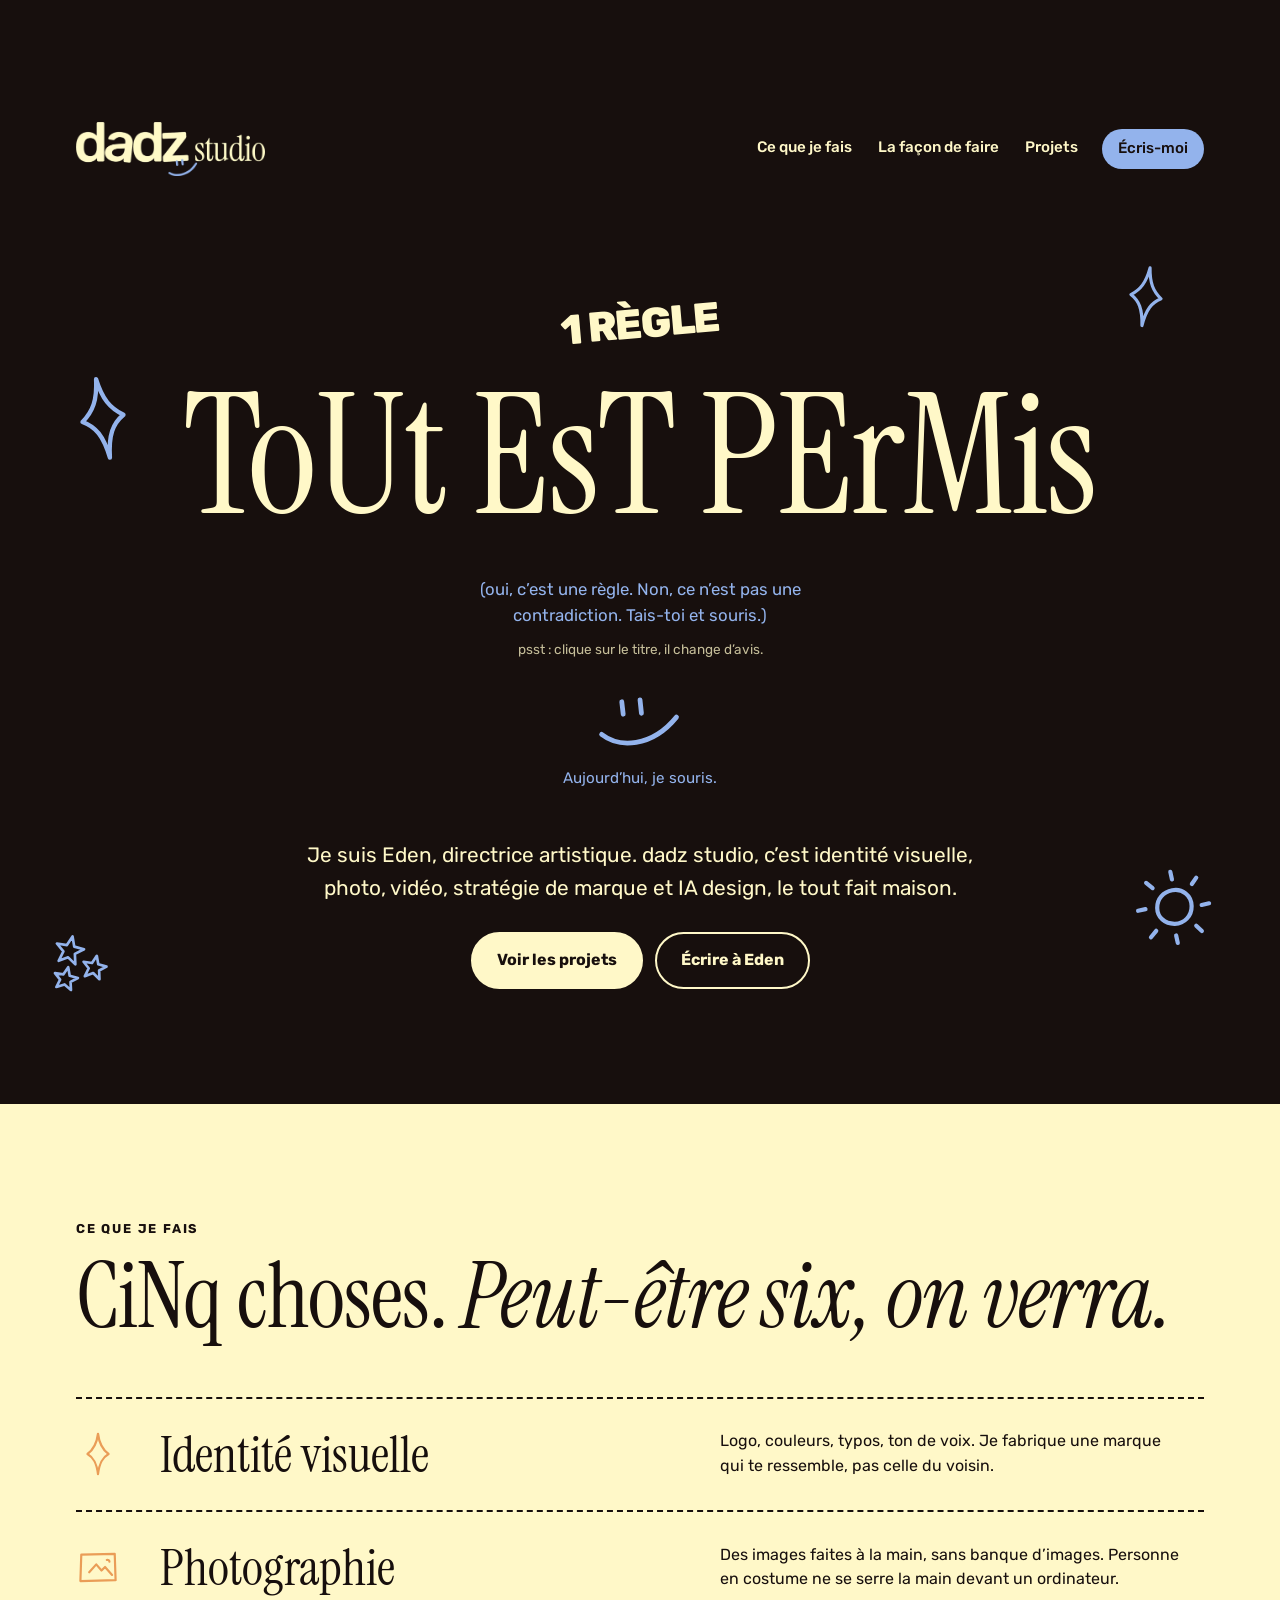
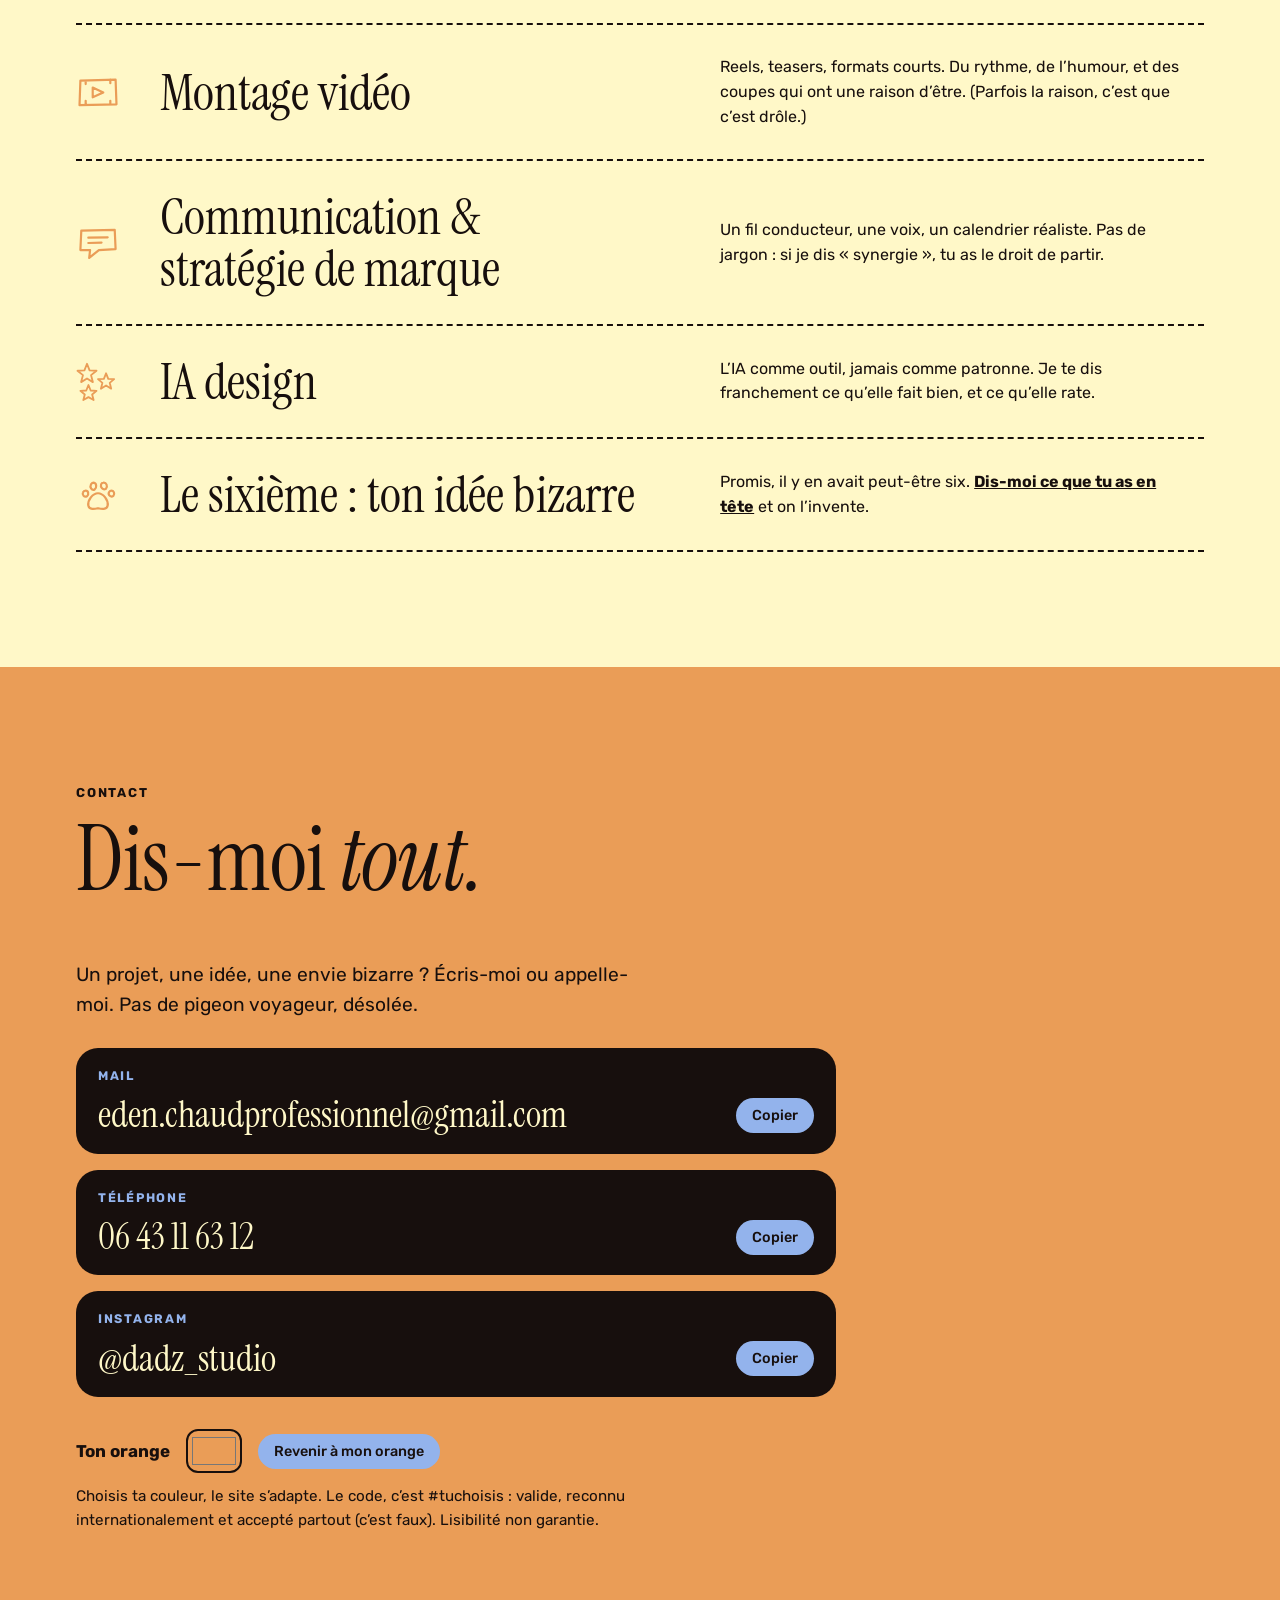
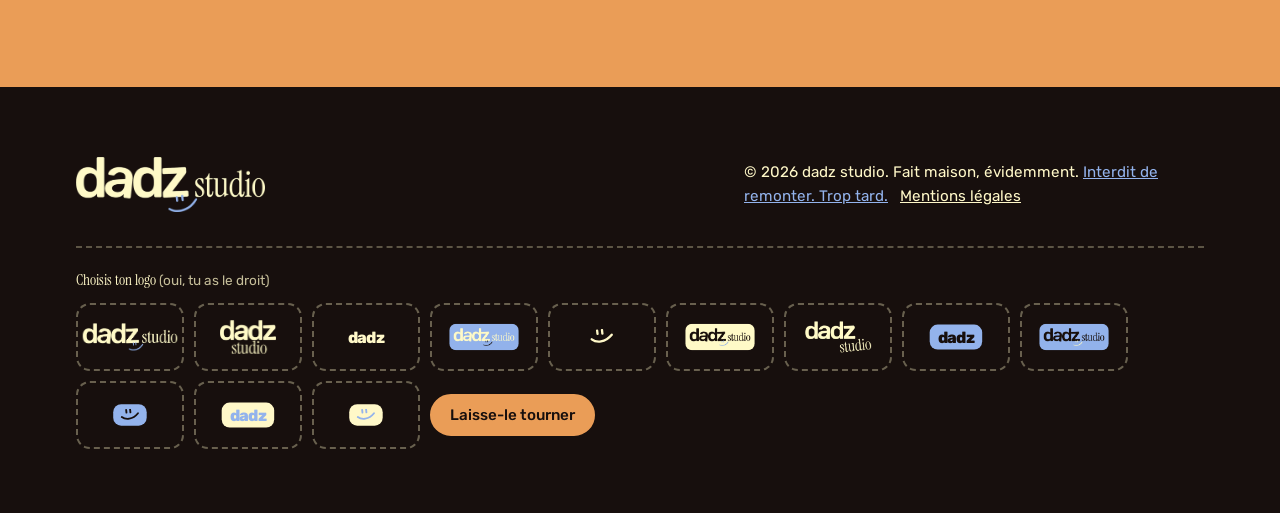
<file: index.html>
<!doctype html><html><head><meta charset=utf8><meta name=viewport content="width=device-width,initial-scale=1,viewport-fit=cover"><style>:root{color-scheme:light;box-sizing:border-box;padding-top:env(safe-area-inset-top,0px);padding-bottom:env(safe-area-inset-bottom,0px)}html{scroll-padding-top:env(safe-area-inset-top,0px)}body{margin:0;padding:0;font:14px -apple-system,BlinkMacSystemFont,sans-serif;background:#fff;color:#000}img{max-width:100%}[hidden]:not([hidden=until-found i]){display:none!important}</style></head><body>
<title>dadz studio</title>
<meta name="claude:viewport-fit-sides" content="cover">
<link rel="preconnect" href="https://fonts.googleapis.com">
<link rel="preconnect" href="https://fonts.gstatic.com" crossorigin>
<link rel="stylesheet" href="https://fonts.googleapis.com/css2?family=Instrument+Serif:ital@0;1&family=Rubik:wght@400;500;700;800&display=swap">
<link rel="stylesheet" href="style.css">

<!-- Dessins faits maison -->
<svg width="0" height="0" style="position:absolute" aria-hidden="true" focusable="false">
  <defs>
    <symbol id="smile" viewBox="0 0 100 62">
      <path class="doodle" d="M31 6 L32.5 19 M50 4 L51.5 18 M10 40 C 28 54 62 54 88 22"/>
    </symbol>
    <symbol id="wink" viewBox="0 0 100 62">
      <path class="doodle" d="M31 6 L32.5 19 M42 16 C 46 6 54 5 59 14 M10 40 C 28 54 62 54 88 22"/>
    </symbol>
    <symbol id="flat" viewBox="0 0 100 62">
      <path class="doodle" d="M31 6 L32.5 19 M50 4 L51.5 18 M16 44 C 40 40 64 42 86 38"/>
    </symbol>
    <symbol id="sparkle" viewBox="0 0 60 100">
      <path class="doodle" d="M30 4 C 33 28 40 40 54 50 C 40 58 33 70 30 96 C 27 70 20 58 6 50 C 20 40 27 28 30 4 Z"/>
    </symbol>
    <symbol id="stars" viewBox="0 0 120 110">
      <path class="doodle" d="M30 8 L37 26 L56 27 L41 39 L46 58 L30 48 L14 58 L19 39 L4 27 L23 26 Z M82 34 L88 49 L104 50 L92 60 L96 76 L82 67 L68 76 L72 60 L60 50 L76 49 Z M34 66 L40 81 L56 82 L44 92 L48 107 L34 99 L20 107 L24 92 L12 82 L28 81 Z"/>
    </symbol>
    <symbol id="sun" viewBox="0 0 100 100">
      <path class="doodle" d="M50 30 C 62 29 72 38 71 51 C 70 63 60 71 49 70 C 37 69 29 60 30 49 C 31 38 39 31 50 30 Z M50 8 L51 17 M80 18 L74 25 M92 50 L83 51 M80 82 L74 75 M50 93 L49 84 M19 83 L26 76 M7 50 L16 49 M20 18 L27 25"/>
    </symbol>
    <symbol id="paw" viewBox="0 0 100 100">
      <path class="doodle" d="M50 46 C 62 46 74 62 72 74 C 70 84 58 82 50 80 C 42 82 30 84 28 74 C 26 62 38 46 50 46 Z M22 40 C 28 40 30 48 25 53 C 19 56 13 50 16 44 C 17 41 19 40 22 40 Z M40 22 C 47 23 48 33 42 38 C 35 40 31 32 34 26 C 36 23 38 22 40 22 Z M62 22 C 69 21 73 30 68 36 C 61 40 55 32 57 26 C 58 23 60 22 62 22 Z M80 40 C 86 40 89 47 85 52 C 79 56 72 50 75 44 C 76 41 78 40 80 40 Z"/>
    </symbol>
    <symbol id="dashes" viewBox="0 0 100 100">
      <path class="doodle" d="M24 22 L12 52 M58 34 L36 66 M92 54 L58 80"/>
    </symbol>
    <symbol id="frame" viewBox="0 0 100 100">
      <path class="doodle" d="M12 22 L88 20 L90 80 L10 82 Z M30 62 L46 44 L58 58 L66 50 L82 68 M70 34 C 73 33 76 35 76 38"/>
    </symbol>
    <symbol id="film" viewBox="0 0 100 100">
      <path class="doodle" d="M10 24 L90 22 L92 78 L8 80 Z M38 40 L62 51 L38 62 Z M22 24 L22 32 M22 70 L22 78 M78 22 L78 30 M78 70 L78 78"/>
    </symbol>
    <symbol id="speech" viewBox="0 0 100 100">
      <path class="doodle" d="M12 22 L88 20 L90 64 L52 66 L30 84 L32 66 L10 66 Z M28 38 L72 37 M28 50 L58 49"/>
    </symbol>
  </defs>
</svg>

<!-- ============ HERO ============ -->
<header class="band dark" id="haut">
  <svg class="scribble a" aria-hidden="true" viewBox="0 0 60 100"><use href="#sparkle"/></svg>
  <svg class="scribble b" aria-hidden="true" viewBox="0 0 60 100"><use href="#sparkle"/></svg>
  <svg class="scribble c" aria-hidden="true" viewBox="0 0 100 100"><use href="#sun"/></svg>
  <svg class="scribble d" aria-hidden="true" viewBox="0 0 120 110"><use href="#stars"/></svg>

  <div class="wrap">
    <div class="top">
      <a class="logo-cycle auto-cycle" href="#haut" aria-label="dadz studio, retour en haut"><span class="lc-stage" aria-hidden="true"><span class="lc-v lc-img lc-i3 on"><img src="img/logo-3.webp" alt="" decoding="async"></span><span class="lc-v lc-img lc-i7"><img src="img/logo-7.webp" alt="" decoding="async"></span><span class="lc-v lc-word"><b class="w">dadz</b></span><span class="lc-v lc-img lc-imgchip"><img src="img/logo-2.webp" alt="" decoding="async"></span><span class="lc-v lc-face"><svg class="sm" viewBox="0 0 100 62" aria-hidden="true"><use href="#smile"/></svg></span><span class="lc-v lc-img lc-imgchip"><img src="img/logo-4.webp" alt="" decoding="async"></span><span class="lc-v lc-img lc-i5"><img src="img/logo-5.webp" alt="" decoding="async"></span><span class="lc-v lc-chip lc-blue"><b class="w">dadz</b></span><span class="lc-v lc-img lc-imgchip"><img src="img/logo-6.webp" alt="" decoding="async"></span><span class="lc-v lc-chip lc-blue lc-facechip"><svg class="sm" viewBox="0 0 100 62" aria-hidden="true"><use href="#smile"/></svg></span><span class="lc-v lc-chip lc-cream-chip lc-bluetext"><b class="w">dadz</b></span><span class="lc-v lc-chip lc-cream-chip lc-bluetext lc-facechip"><svg class="sm" viewBox="0 0 100 62" aria-hidden="true"><use href="#smile"/></svg></span></span></a>
      <nav class="nav" aria-label="Navigation">
        <a href="#services">Ce que je fais</a>
        <a href="facon.html">La façon de faire</a>
        <a href="projets.html">Projets</a>
        <a class="pill" href="#contact">Écris-moi</a>
      </nav>
    </div>

    <div class="hero">
      <span class="tilt-label">1 RÈGLE</span>
      <h1>
        <button type="button" class="chaos" id="chaos" data-text="Tout est permis" aria-label="Tout est permis. Clique pour changer les majuscules.">ToUt EsT PErMis</button>
      </h1>
      <p class="aside">(oui, c’est une règle. Non, ce n’est pas une contradiction. Tais-toi et souris.)</p>
      <p class="psst">psst : clique sur le titre, il change d’avis.</p>
      <button type="button" class="mood" id="mood" aria-label="Le sourire. Clique pour changer son humeur.">
        <svg viewBox="0 0 100 62" aria-hidden="true"><use id="mood-use" href="#smile"/></svg>
      </button>
      <p class="mood-cap" id="mood-cap" role="status" aria-live="polite">Aujourd’hui, je souris.</p>

      <p class="lead">Je suis Eden, directrice artistique. dadz studio, c’est identité visuelle, photo, vidéo, stratégie de marque et IA design, le tout fait maison.</p>
      <div class="cta-row">
        <a class="btn solid" href="projets.html">Voir les projets</a>
        <a class="btn" href="#contact">Écrire à Eden</a>
      </div>
    </div>
  </div>
</header>

<main>
<!-- ============ SERVICES ============ -->
<section class="band cream" id="services" aria-labelledby="t-services">
  <div class="wrap">
    <p class="eyebrow">Ce que je fais</p>
    <h2 id="t-services">CiNq choses. <em>Peut-être six, on verra.</em></h2>
    <ul class="services">
      <li class="service">
        <svg viewBox="0 0 100 100" aria-hidden="true"><use href="#sparkle"/></svg>
        <h3>Identité visuelle</h3>
        <p>Logo, couleurs, typos, ton de voix. Je fabrique une marque qui te ressemble, pas celle du voisin.</p>
      </li>
      <li class="service">
        <svg viewBox="0 0 100 100" aria-hidden="true"><use href="#frame"/></svg>
        <h3>Photographie</h3>
        <p>Des images faites à la main, sans banque d’images. Personne en costume ne se serre la main devant un ordinateur.</p>
      </li>
      <li class="service">
        <svg viewBox="0 0 100 100" aria-hidden="true"><use href="#film"/></svg>
        <h3>Montage vidéo</h3>
        <p>Reels, teasers, formats courts. Du rythme, de l’humour, et des coupes qui ont une raison d’être. (Parfois la raison, c’est que c’est drôle.)</p>
      </li>
      <li class="service">
        <svg viewBox="0 0 100 100" aria-hidden="true"><use href="#speech"/></svg>
        <h3>Communication &amp; stratégie de marque</h3>
        <p>Un fil conducteur, une voix, un calendrier réaliste. Pas de jargon : si je dis « synergie », tu as le droit de partir.</p>
      </li>
      <li class="service">
        <svg viewBox="0 0 100 100" aria-hidden="true"><use href="#stars"/></svg>
        <h3>IA design</h3>
        <p>L’IA comme outil, jamais comme patronne. Je te dis franchement ce qu’elle fait bien, et ce qu’elle rate.</p>
      </li>
      <li class="service">
        <svg viewBox="0 0 100 100" aria-hidden="true"><use href="#paw"/></svg>
        <h3>Le sixième : ton idée bizarre</h3>
        <p>Promis, il y en avait peut-être six. <a href="#contact">Dis-moi ce que tu as en tête</a> et on l’invente.</p>
      </li>
    </ul>
  </div>
</section>

<!-- ============ CONTACT ============ -->
<section class="band orange" id="contact" aria-labelledby="t-contact">
  <div class="wrap">
    <p class="eyebrow">Contact</p>
    <h2 id="t-contact">Dis-moi <em>tout.</em></h2>
    <p style="max-width:48ch;margin:0 0 28px;font-size:1.2rem">Un projet, une idée, une envie bizarre ? Écris-moi ou appelle-moi. Pas de pigeon voyageur, désolée.</p>
    <div class="contact-grid">
      <div class="line">
        <span class="lab">Mail</span>
        <a class="val" id="mail" href="mailto:eden.chaudprofessionnel@gmail.com">eden.chaudprofessionnel@gmail.com</a>
        <button type="button" class="copy" data-copy="eden.chaudprofessionnel@gmail.com">Copier</button>
      </div>
      <div class="line">
        <span class="lab">Téléphone</span>
        <a class="val" href="tel:+33643116312">06 43 11 63 12</a>
        <button type="button" class="copy" data-copy="06 43 11 63 12">Copier</button>
      </div>
      <div class="line">
        <span class="lab">Instagram</span>
        <a class="val" href="https://www.instagram.com/dadz_studio/" target="_blank" rel="noopener">@dadz_studio</a>
        <button type="button" class="copy" data-copy="@dadz_studio">Copier</button>
      </div>
    </div>
    <div class="picker">
      <label for="orange">Ton orange</label>
      <input type="color" id="orange" value="#ea9d57">
      <button type="button" class="copy" id="orange-reset">Revenir à mon orange</button>
      <p class="note">Choisis ta couleur, le site s’adapte. Le code, c’est #tuchoisis : valide, reconnu internationalement et accepté partout (c’est faux). Lisibilité non garantie.</p>
    </div>
    <p class="status" id="status" role="status" aria-live="polite"></p>
  </div>
</section>
</main>

<!-- ============ PIED ============ -->
<footer class="band dark">
  <div class="wrap foot" style="padding-block:clamp(36px,6vw,64px)">
    <a class="logo-cycle" href="#haut" aria-label="dadz studio, retour en haut"><span class="lc-stage" aria-hidden="true"><span class="lc-v lc-img lc-i3 on"><img src="img/logo-3.webp" alt="" decoding="async"></span><span class="lc-v lc-img lc-i7"><img src="img/logo-7.webp" alt="" decoding="async"></span><span class="lc-v lc-word"><b class="w">dadz</b></span><span class="lc-v lc-img lc-imgchip"><img src="img/logo-2.webp" alt="" decoding="async"></span><span class="lc-v lc-face"><svg class="sm" viewBox="0 0 100 62" aria-hidden="true"><use href="#smile"/></svg></span><span class="lc-v lc-img lc-imgchip"><img src="img/logo-4.webp" alt="" decoding="async"></span><span class="lc-v lc-img lc-i5"><img src="img/logo-5.webp" alt="" decoding="async"></span><span class="lc-v lc-chip lc-blue"><b class="w">dadz</b></span><span class="lc-v lc-img lc-imgchip"><img src="img/logo-6.webp" alt="" decoding="async"></span><span class="lc-v lc-chip lc-blue lc-facechip"><svg class="sm" viewBox="0 0 100 62" aria-hidden="true"><use href="#smile"/></svg></span><span class="lc-v lc-chip lc-cream-chip lc-bluetext"><b class="w">dadz</b></span><span class="lc-v lc-chip lc-cream-chip lc-bluetext lc-facechip"><svg class="sm" viewBox="0 0 100 62" aria-hidden="true"><use href="#smile"/></svg></span></span></a>
    <p>© 2026 dadz studio. Fait maison, évidemment. <a class="up" href="#haut">Interdit de remonter. Trop tard.</a> <a class="legal-link" href="mentions-legales.html">Mentions légales</a></p>
    <div class="lc-picker" id="lc-picker" hidden>
      <p class="lc-pick-title">Choisis ton logo <span>(oui, tu as le droit)</span></p>
      <div class="lc-pick-row" id="lc-pick-row"></div>
    </div>
  </div>
</footer>

<script src="site.js" defer></script>

</body></html>
</file>
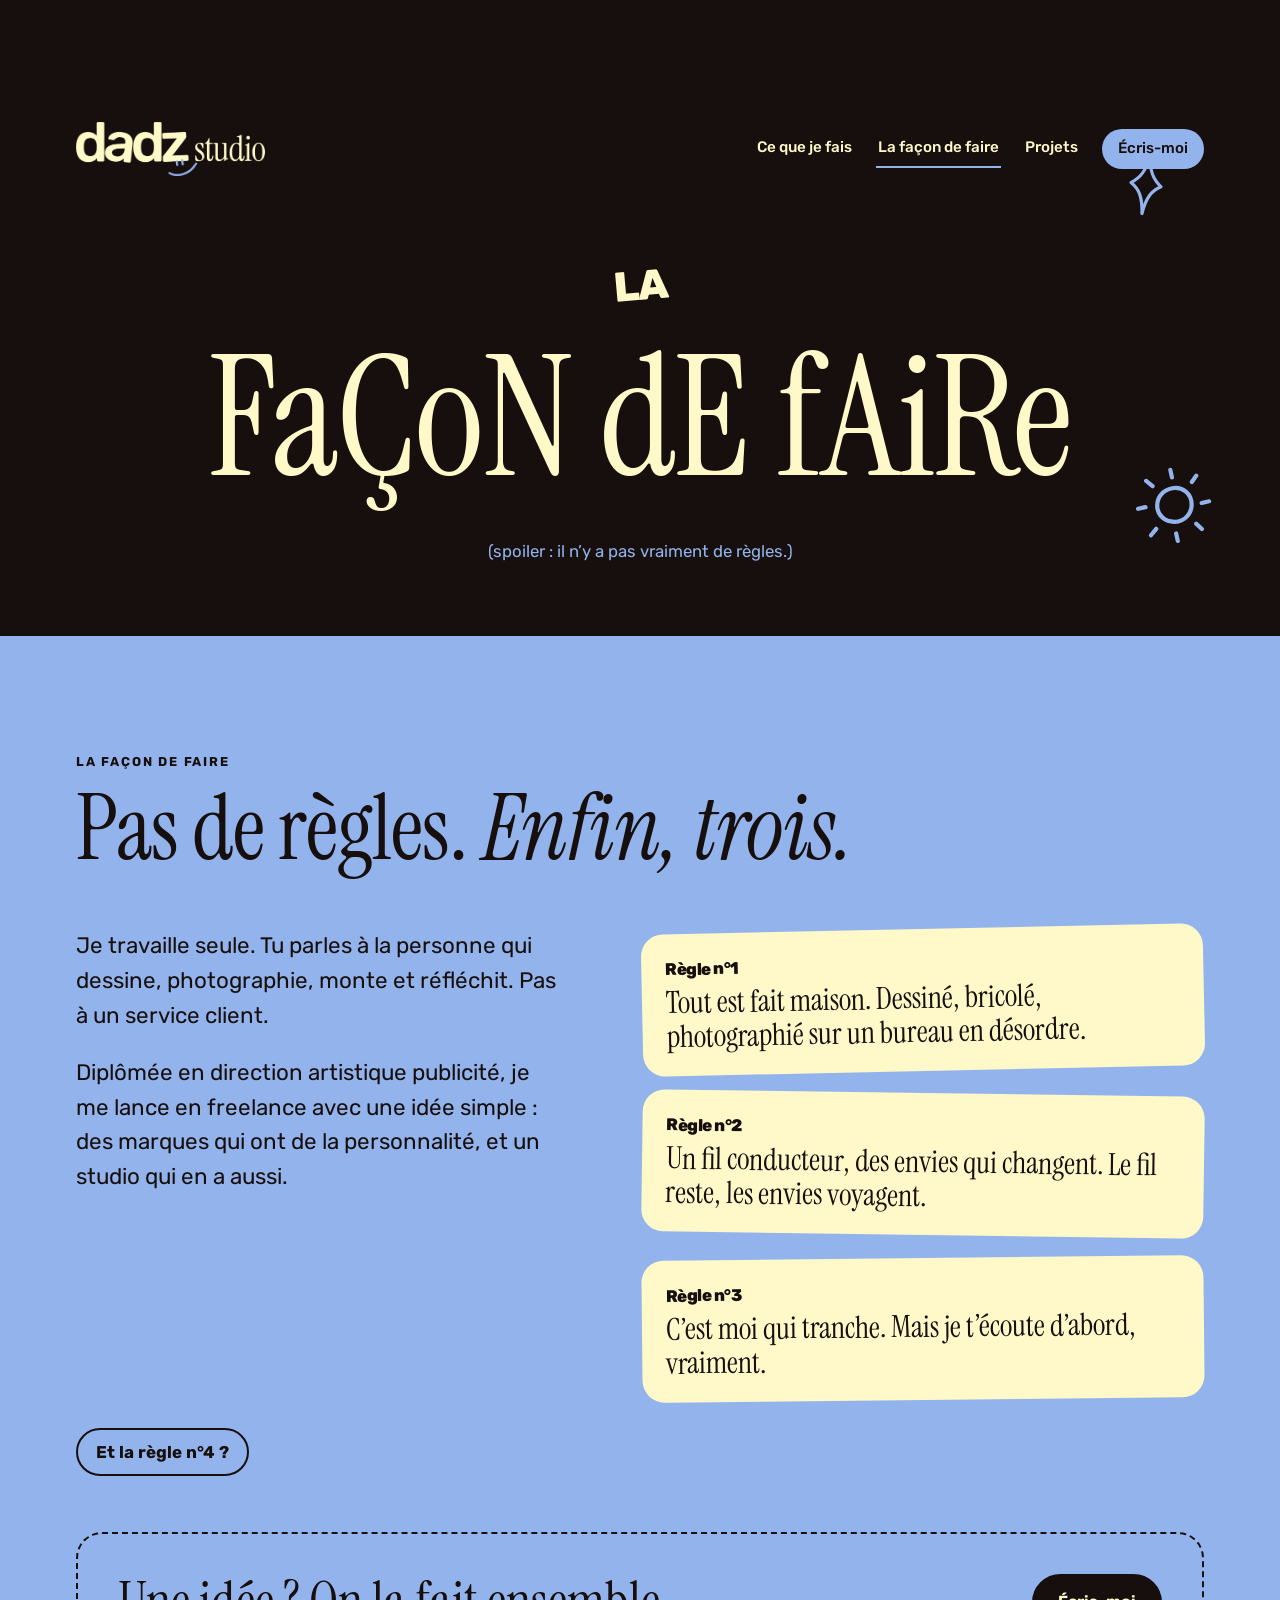
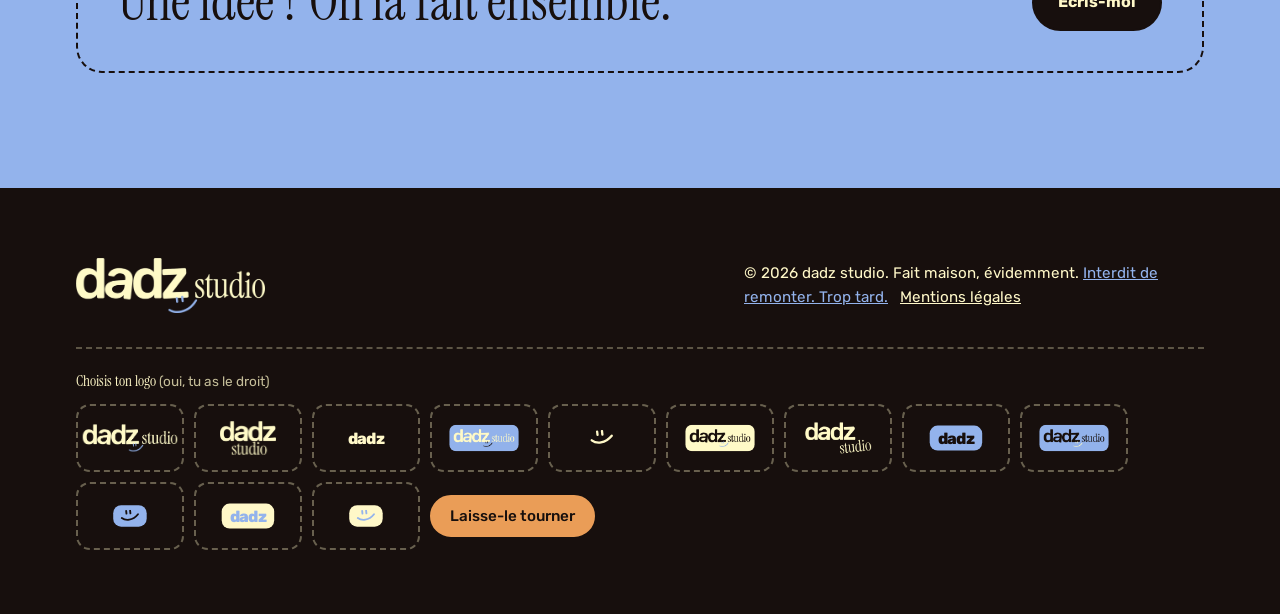
<file: facon.html>
<!doctype html>
<html lang="fr">
<head>
<meta charset="utf-8">
<meta name="viewport" content="width=device-width, initial-scale=1, viewport-fit=cover">
<title>La façon de faire · dadz studio</title>
<link rel="preconnect" href="https://fonts.googleapis.com">
<link rel="preconnect" href="https://fonts.gstatic.com" crossorigin>
<link rel="stylesheet" href="https://fonts.googleapis.com/css2?family=Instrument+Serif:ital@0;1&family=Rubik:wght@400;500;700;800&family=Chango&family=Barlow:wght@400;600&family=Amiri:ital,wght@0,400;0,700;1,400&family=Tajawal:wght@400;500&display=swap">
<link rel="stylesheet" href="style.css">
<style>
  :root { padding-top: env(safe-area-inset-top, 0px); padding-bottom: env(safe-area-inset-bottom, 0px); background: #170f0d; }
  body { margin: 0; }
</style>
</head>
<body>
<!-- Dessins faits maison -->
<svg width="0" height="0" style="position:absolute" aria-hidden="true" focusable="false">
  <defs>
    <symbol id="smile" viewBox="0 0 100 62">
      <path class="doodle" d="M31 6 L32.5 19 M50 4 L51.5 18 M10 40 C 28 54 62 54 88 22"/>
    </symbol>
    <symbol id="wink" viewBox="0 0 100 62">
      <path class="doodle" d="M31 6 L32.5 19 M42 16 C 46 6 54 5 59 14 M10 40 C 28 54 62 54 88 22"/>
    </symbol>
    <symbol id="flat" viewBox="0 0 100 62">
      <path class="doodle" d="M31 6 L32.5 19 M50 4 L51.5 18 M16 44 C 40 40 64 42 86 38"/>
    </symbol>
    <symbol id="sparkle" viewBox="0 0 60 100">
      <path class="doodle" d="M30 4 C 33 28 40 40 54 50 C 40 58 33 70 30 96 C 27 70 20 58 6 50 C 20 40 27 28 30 4 Z"/>
    </symbol>
    <symbol id="stars" viewBox="0 0 120 110">
      <path class="doodle" d="M30 8 L37 26 L56 27 L41 39 L46 58 L30 48 L14 58 L19 39 L4 27 L23 26 Z M82 34 L88 49 L104 50 L92 60 L96 76 L82 67 L68 76 L72 60 L60 50 L76 49 Z M34 66 L40 81 L56 82 L44 92 L48 107 L34 99 L20 107 L24 92 L12 82 L28 81 Z"/>
    </symbol>
    <symbol id="sun" viewBox="0 0 100 100">
      <path class="doodle" d="M50 30 C 62 29 72 38 71 51 C 70 63 60 71 49 70 C 37 69 29 60 30 49 C 31 38 39 31 50 30 Z M50 8 L51 17 M80 18 L74 25 M92 50 L83 51 M80 82 L74 75 M50 93 L49 84 M19 83 L26 76 M7 50 L16 49 M20 18 L27 25"/>
    </symbol>
    <symbol id="paw" viewBox="0 0 100 100">
      <path class="doodle" d="M50 46 C 62 46 74 62 72 74 C 70 84 58 82 50 80 C 42 82 30 84 28 74 C 26 62 38 46 50 46 Z M22 40 C 28 40 30 48 25 53 C 19 56 13 50 16 44 C 17 41 19 40 22 40 Z M40 22 C 47 23 48 33 42 38 C 35 40 31 32 34 26 C 36 23 38 22 40 22 Z M62 22 C 69 21 73 30 68 36 C 61 40 55 32 57 26 C 58 23 60 22 62 22 Z M80 40 C 86 40 89 47 85 52 C 79 56 72 50 75 44 C 76 41 78 40 80 40 Z"/>
    </symbol>
    <symbol id="dashes" viewBox="0 0 100 100">
      <path class="doodle" d="M24 22 L12 52 M58 34 L36 66 M92 54 L58 80"/>
    </symbol>
    <symbol id="frame" viewBox="0 0 100 100">
      <path class="doodle" d="M12 22 L88 20 L90 80 L10 82 Z M30 62 L46 44 L58 58 L66 50 L82 68 M70 34 C 73 33 76 35 76 38"/>
    </symbol>
    <symbol id="film" viewBox="0 0 100 100">
      <path class="doodle" d="M10 24 L90 22 L92 78 L8 80 Z M38 40 L62 51 L38 62 Z M22 24 L22 32 M22 70 L22 78 M78 22 L78 30 M78 70 L78 78"/>
    </symbol>
    <symbol id="speech" viewBox="0 0 100 100">
      <path class="doodle" d="M12 22 L88 20 L90 64 L52 66 L30 84 L32 66 L10 66 Z M28 38 L72 37 M28 50 L58 49"/>
    </symbol>
  </defs>
</svg>

<header class="band dark" id="haut">
  <svg class="scribble b" aria-hidden="true" viewBox="0 0 60 100"><use href="#sparkle"/></svg>
  <svg class="scribble c" aria-hidden="true" viewBox="0 0 100 100"><use href="#sun"/></svg>
  <div class="wrap" style="padding-bottom:clamp(40px,6vw,72px)">
    <div class="top">
      <a class="logo-cycle" href="index.html" aria-label="dadz studio, retour à l’accueil"><span class="lc-stage" aria-hidden="true"><span class="lc-v lc-img lc-i3 on"><img src="img/logo-3.webp" alt="" decoding="async"></span><span class="lc-v lc-img lc-i7"><img src="img/logo-7.webp" alt="" decoding="async"></span><span class="lc-v lc-word"><b class="w">dadz</b></span><span class="lc-v lc-img lc-imgchip"><img src="img/logo-2.webp" alt="" decoding="async"></span><span class="lc-v lc-face"><svg class="sm" viewBox="0 0 100 62" aria-hidden="true"><use href="#smile"/></svg></span><span class="lc-v lc-img lc-imgchip"><img src="img/logo-4.webp" alt="" decoding="async"></span><span class="lc-v lc-img lc-i5"><img src="img/logo-5.webp" alt="" decoding="async"></span><span class="lc-v lc-chip lc-blue"><b class="w">dadz</b></span><span class="lc-v lc-img lc-imgchip"><img src="img/logo-6.webp" alt="" decoding="async"></span><span class="lc-v lc-chip lc-blue lc-facechip"><svg class="sm" viewBox="0 0 100 62" aria-hidden="true"><use href="#smile"/></svg></span><span class="lc-v lc-chip lc-cream-chip lc-bluetext"><b class="w">dadz</b></span><span class="lc-v lc-chip lc-cream-chip lc-bluetext lc-facechip"><svg class="sm" viewBox="0 0 100 62" aria-hidden="true"><use href="#smile"/></svg></span></span></a>
      <nav class="nav" aria-label="Navigation">
        <a href="index.html#services">Ce que je fais</a>
        <a href="facon.html" aria-current="page">La façon de faire</a>
        <a href="projets.html">Projets</a>
        <a class="pill" href="index.html#contact">Écris-moi</a>
      </nav>
    </div>
    <div class="hero small">
      <span class="tilt-label">LA</span>
      <h1><button type="button" class="chaos" data-text="Façon de faire" aria-label="Façon de faire. Clique pour changer les majuscules.">FaÇoN dE fAiRe</button></h1>
      <p class="aside">(spoiler : il n’y a pas vraiment de règles.)</p>
    </div>
  </div>
</header>

<main>
<section class="band blue" id="facon" aria-labelledby="t-facon">
  <div class="wrap">
    <p class="eyebrow">La façon de faire</p>
    <h2 id="t-facon">Pas de règles. <em>Enfin, trois.</em></h2>
    <div class="about">
      <div class="intro">
        <p>Je travaille seule. Tu parles à la personne qui dessine, photographie, monte et réfléchit. Pas à un service client.</p>
        <p>Diplômée en direction artistique publicité, je me lance en freelance avec une idée simple : des marques qui ont de la personnalité, et un studio qui en a aussi.</p>
      </div>
      <ol class="rules">
        <li class="rule" style="--r:-1.2deg">
          <span class="k">Règle n°1</span>
          <p class="v">Tout est fait maison. Dessiné, bricolé, photographié sur un bureau en désordre.</p>
        </li>
        <li class="rule" style="--r:.8deg">
          <span class="k">Règle n°2</span>
          <p class="v">Un fil conducteur, des envies qui changent. Le fil reste, les envies voyagent.</p>
        </li>
        <li class="rule" style="--r:-.6deg">
          <span class="k">Règle n°3</span>
          <p class="v">C’est moi qui tranche. Mais je t’écoute d’abord, vraiment.</p>
        </li>
      </ol>
    </div>
    <div class="rule4">
      <button type="button" id="r4" aria-expanded="false" aria-controls="r4-text">Et la règle n°4 ?</button>
      <p id="r4-text" hidden>Il n’y en a pas. Mais maintenant, tu l’as cherchée.</p>
    </div>
    <div class="next">
      <p>Une idée ? On la fait ensemble.</p>
      <a class="btn dark" href="index.html#contact">Écris-moi</a>
    </div>
  </div>
</section>
</main>

<footer class="band dark">
  <div class="wrap foot">
    <a class="logo-cycle" href="index.html" aria-label="dadz studio, retour à l’accueil"><span class="lc-stage" aria-hidden="true"><span class="lc-v lc-img lc-i3 on"><img src="img/logo-3.webp" alt="" decoding="async"></span><span class="lc-v lc-img lc-i7"><img src="img/logo-7.webp" alt="" decoding="async"></span><span class="lc-v lc-word"><b class="w">dadz</b></span><span class="lc-v lc-img lc-imgchip"><img src="img/logo-2.webp" alt="" decoding="async"></span><span class="lc-v lc-face"><svg class="sm" viewBox="0 0 100 62" aria-hidden="true"><use href="#smile"/></svg></span><span class="lc-v lc-img lc-imgchip"><img src="img/logo-4.webp" alt="" decoding="async"></span><span class="lc-v lc-img lc-i5"><img src="img/logo-5.webp" alt="" decoding="async"></span><span class="lc-v lc-chip lc-blue"><b class="w">dadz</b></span><span class="lc-v lc-img lc-imgchip"><img src="img/logo-6.webp" alt="" decoding="async"></span><span class="lc-v lc-chip lc-blue lc-facechip"><svg class="sm" viewBox="0 0 100 62" aria-hidden="true"><use href="#smile"/></svg></span><span class="lc-v lc-chip lc-cream-chip lc-bluetext"><b class="w">dadz</b></span><span class="lc-v lc-chip lc-cream-chip lc-bluetext lc-facechip"><svg class="sm" viewBox="0 0 100 62" aria-hidden="true"><use href="#smile"/></svg></span></span></a>
    <p>© 2026 dadz studio. Fait maison, évidemment. <a class="up" href="#haut">Interdit de remonter. Trop tard.</a> <a class="legal-link" href="mentions-legales.html">Mentions légales</a></p>
    <div class="lc-picker" id="lc-picker" hidden>
      <p class="lc-pick-title">Choisis ton logo <span>(oui, tu as le droit)</span></p>
      <div class="lc-pick-row" id="lc-pick-row"></div>
    </div>
  </div>
</footer>
<script src="site.js" defer></script>
</body>
</html>
</file>
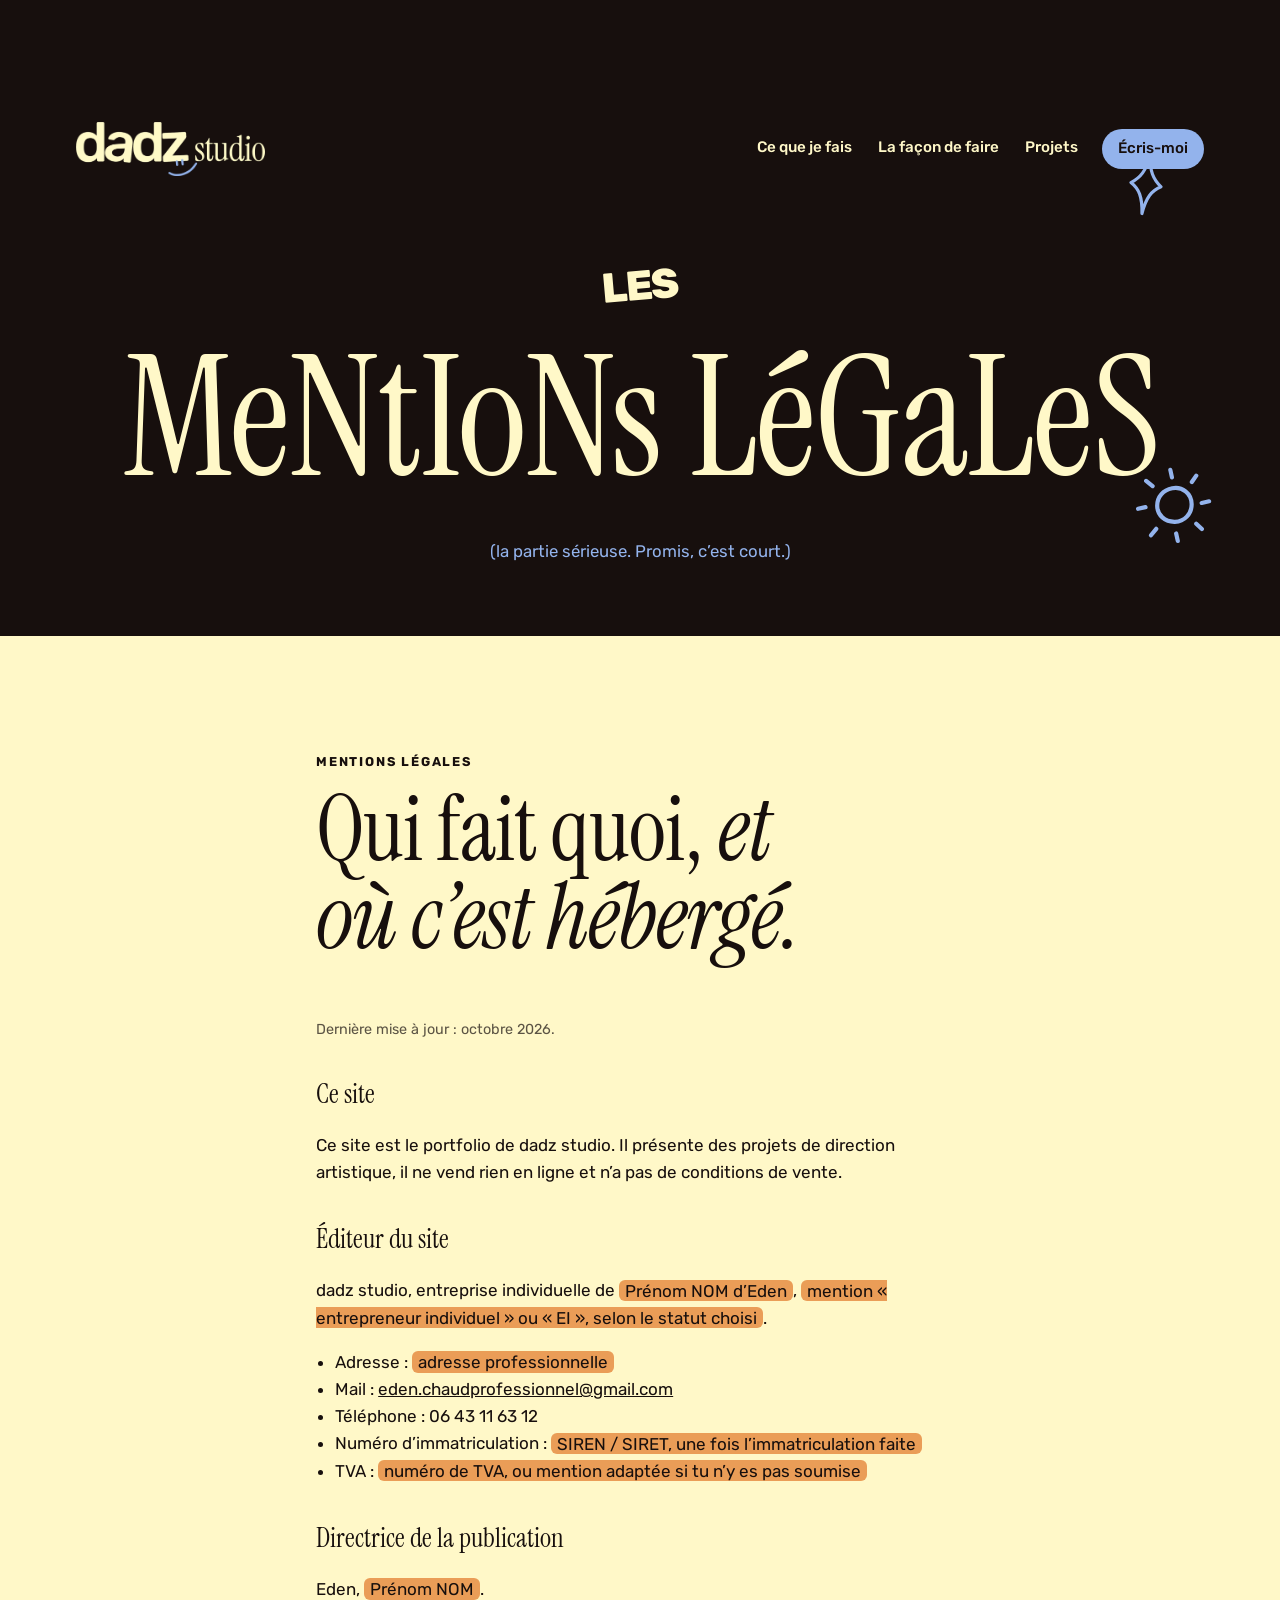
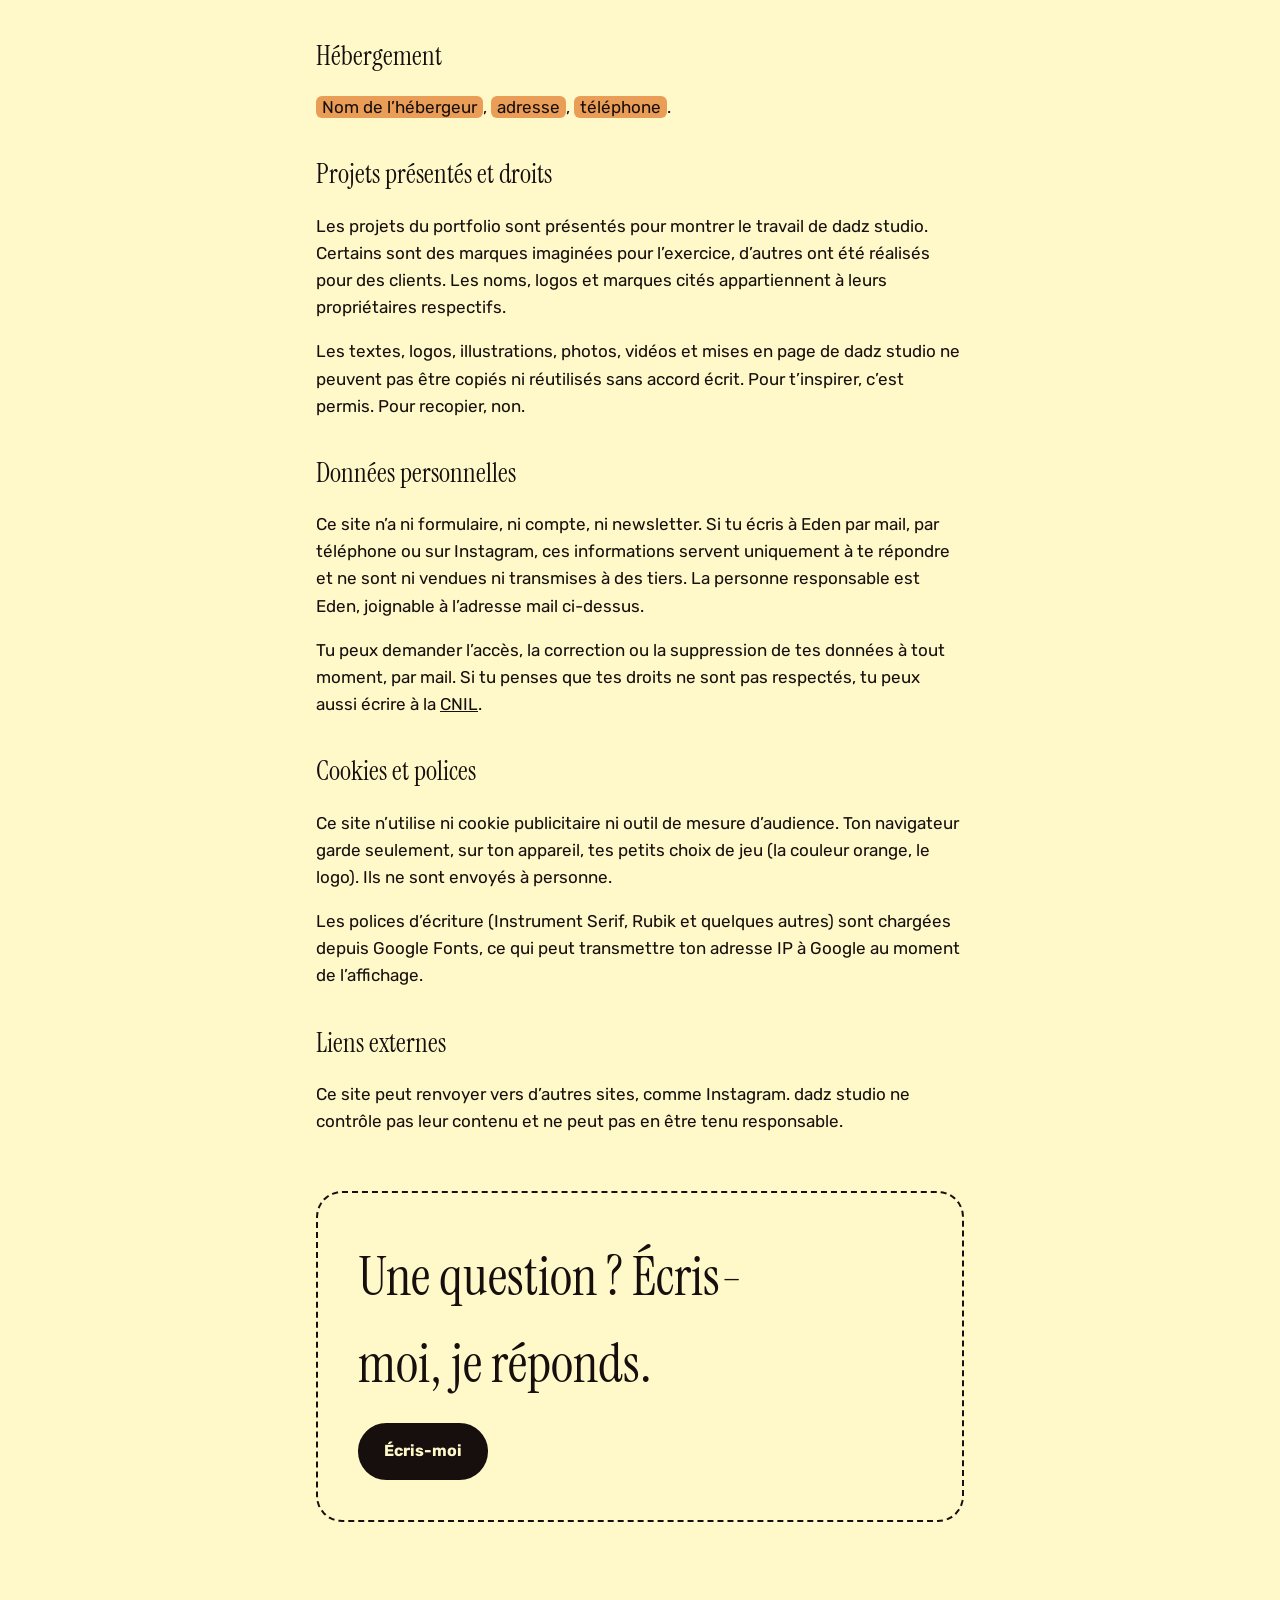
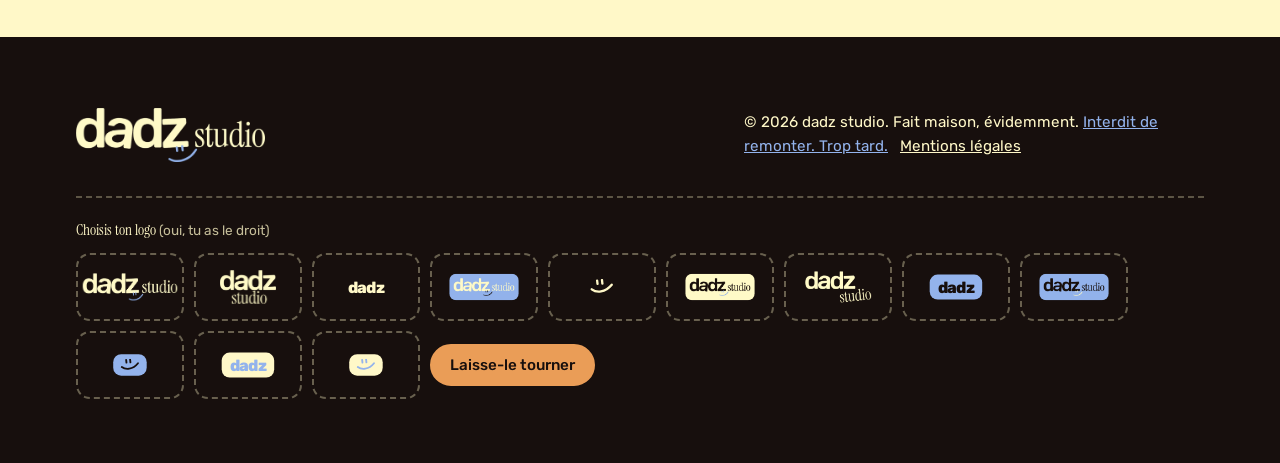
<file: mentions-legales.html>
<!doctype html>
<html lang="fr">
<head>
<meta charset="utf-8">
<meta name="viewport" content="width=device-width, initial-scale=1, viewport-fit=cover">
<title>Mentions légales · dadz studio</title>
<link rel="preconnect" href="https://fonts.googleapis.com">
<link rel="preconnect" href="https://fonts.gstatic.com" crossorigin>
<link rel="stylesheet" href="https://fonts.googleapis.com/css2?family=Instrument+Serif:ital@0;1&family=Rubik:wght@400;500;700;800&family=Chango&family=Barlow:wght@400;600&family=Amiri:ital,wght@0,400;0,700;1,400&family=Tajawal:wght@400;500&display=swap">
<link rel="stylesheet" href="style.css">
<style>
  :root { padding-top: env(safe-area-inset-top, 0px); padding-bottom: env(safe-area-inset-bottom, 0px); background: #170f0d; }
  body { margin: 0; }
</style>
</head>
<body>
<!-- Dessins faits maison -->
<svg width="0" height="0" style="position:absolute" aria-hidden="true" focusable="false">
  <defs>
    <symbol id="smile" viewBox="0 0 100 62">
      <path class="doodle" d="M31 6 L32.5 19 M50 4 L51.5 18 M10 40 C 28 54 62 54 88 22"/>
    </symbol>
    <symbol id="wink" viewBox="0 0 100 62">
      <path class="doodle" d="M31 6 L32.5 19 M42 16 C 46 6 54 5 59 14 M10 40 C 28 54 62 54 88 22"/>
    </symbol>
    <symbol id="flat" viewBox="0 0 100 62">
      <path class="doodle" d="M31 6 L32.5 19 M50 4 L51.5 18 M16 44 C 40 40 64 42 86 38"/>
    </symbol>
    <symbol id="sparkle" viewBox="0 0 60 100">
      <path class="doodle" d="M30 4 C 33 28 40 40 54 50 C 40 58 33 70 30 96 C 27 70 20 58 6 50 C 20 40 27 28 30 4 Z"/>
    </symbol>
    <symbol id="stars" viewBox="0 0 120 110">
      <path class="doodle" d="M30 8 L37 26 L56 27 L41 39 L46 58 L30 48 L14 58 L19 39 L4 27 L23 26 Z M82 34 L88 49 L104 50 L92 60 L96 76 L82 67 L68 76 L72 60 L60 50 L76 49 Z M34 66 L40 81 L56 82 L44 92 L48 107 L34 99 L20 107 L24 92 L12 82 L28 81 Z"/>
    </symbol>
    <symbol id="sun" viewBox="0 0 100 100">
      <path class="doodle" d="M50 30 C 62 29 72 38 71 51 C 70 63 60 71 49 70 C 37 69 29 60 30 49 C 31 38 39 31 50 30 Z M50 8 L51 17 M80 18 L74 25 M92 50 L83 51 M80 82 L74 75 M50 93 L49 84 M19 83 L26 76 M7 50 L16 49 M20 18 L27 25"/>
    </symbol>
    <symbol id="paw" viewBox="0 0 100 100">
      <path class="doodle" d="M50 46 C 62 46 74 62 72 74 C 70 84 58 82 50 80 C 42 82 30 84 28 74 C 26 62 38 46 50 46 Z M22 40 C 28 40 30 48 25 53 C 19 56 13 50 16 44 C 17 41 19 40 22 40 Z M40 22 C 47 23 48 33 42 38 C 35 40 31 32 34 26 C 36 23 38 22 40 22 Z M62 22 C 69 21 73 30 68 36 C 61 40 55 32 57 26 C 58 23 60 22 62 22 Z M80 40 C 86 40 89 47 85 52 C 79 56 72 50 75 44 C 76 41 78 40 80 40 Z"/>
    </symbol>
    <symbol id="dashes" viewBox="0 0 100 100">
      <path class="doodle" d="M24 22 L12 52 M58 34 L36 66 M92 54 L58 80"/>
    </symbol>
    <symbol id="frame" viewBox="0 0 100 100">
      <path class="doodle" d="M12 22 L88 20 L90 80 L10 82 Z M30 62 L46 44 L58 58 L66 50 L82 68 M70 34 C 73 33 76 35 76 38"/>
    </symbol>
    <symbol id="film" viewBox="0 0 100 100">
      <path class="doodle" d="M10 24 L90 22 L92 78 L8 80 Z M38 40 L62 51 L38 62 Z M22 24 L22 32 M22 70 L22 78 M78 22 L78 30 M78 70 L78 78"/>
    </symbol>
    <symbol id="speech" viewBox="0 0 100 100">
      <path class="doodle" d="M12 22 L88 20 L90 64 L52 66 L30 84 L32 66 L10 66 Z M28 38 L72 37 M28 50 L58 49"/>
    </symbol>
  </defs>
</svg>

<header class="band dark" id="haut">
  <svg class="scribble b" aria-hidden="true" viewBox="0 0 60 100"><use href="#sparkle"/></svg>
  <svg class="scribble c" aria-hidden="true" viewBox="0 0 100 100"><use href="#sun"/></svg>
  <div class="wrap" style="padding-bottom:clamp(40px,6vw,72px)">
    <div class="top">
      <a class="logo-cycle" href="index.html" aria-label="dadz studio, retour à l’accueil"><span class="lc-stage" aria-hidden="true"><span class="lc-v lc-img lc-i3 on"><img src="img/logo-3.webp" alt="" decoding="async"></span><span class="lc-v lc-img lc-i7"><img src="img/logo-7.webp" alt="" decoding="async"></span><span class="lc-v lc-word"><b class="w">dadz</b></span><span class="lc-v lc-img lc-imgchip"><img src="img/logo-2.webp" alt="" decoding="async"></span><span class="lc-v lc-face"><svg class="sm" viewBox="0 0 100 62" aria-hidden="true"><use href="#smile"/></svg></span><span class="lc-v lc-img lc-imgchip"><img src="img/logo-4.webp" alt="" decoding="async"></span><span class="lc-v lc-img lc-i5"><img src="img/logo-5.webp" alt="" decoding="async"></span><span class="lc-v lc-chip lc-blue"><b class="w">dadz</b></span><span class="lc-v lc-img lc-imgchip"><img src="img/logo-6.webp" alt="" decoding="async"></span><span class="lc-v lc-chip lc-blue lc-facechip"><svg class="sm" viewBox="0 0 100 62" aria-hidden="true"><use href="#smile"/></svg></span><span class="lc-v lc-chip lc-cream-chip lc-bluetext"><b class="w">dadz</b></span><span class="lc-v lc-chip lc-cream-chip lc-bluetext lc-facechip"><svg class="sm" viewBox="0 0 100 62" aria-hidden="true"><use href="#smile"/></svg></span></span></a>
      <nav class="nav" aria-label="Navigation">
        <a href="index.html#services">Ce que je fais</a>
        <a href="facon.html">La façon de faire</a>
        <a href="projets.html">Projets</a>
        <a class="pill" href="index.html#contact">Écris-moi</a>
      </nav>
    </div>
    <div class="hero small">
      <span class="tilt-label">LES</span>
      <h1><button type="button" class="chaos" data-text="Mentions légales" aria-label="Mentions légales. Clique pour changer les majuscules.">MeNtIoNs LéGaLeS</button></h1>
      <p class="aside">(la partie sérieuse. Promis, c’est court.)</p>
    </div>
  </div>
</header>

<main>
<section class="band cream legal" aria-labelledby="t-legal">
  <div class="wrap">
    <p class="eyebrow">Mentions légales</p>
    <h2 id="t-legal">Qui fait quoi, <em>et où c’est hébergé.</em></h2>
    <p class="upd">Dernière mise à jour : octobre 2026.</p>

    <h3>Ce site</h3>
    <p>Ce site est le portfolio de dadz studio. Il présente des projets de direction artistique, il ne vend rien en ligne et n’a pas de conditions de vente.</p>

    <h3>Éditeur du site</h3>
    <p>dadz studio, entreprise individuelle de <mark class="todo">Prénom NOM d’Eden</mark>, <mark class="todo">mention « entrepreneur individuel » ou « EI », selon le statut choisi</mark>.</p>
    <ul>
      <li>Adresse : <mark class="todo">adresse professionnelle</mark></li>
      <li>Mail : <a href="mailto:eden.chaudprofessionnel@gmail.com">eden.chaudprofessionnel@gmail.com</a></li>
      <li>Téléphone : 06 43 11 63 12</li>
      <li>Numéro d’immatriculation : <mark class="todo">SIREN / SIRET, une fois l’immatriculation faite</mark></li>
      <li>TVA : <mark class="todo">numéro de TVA, ou mention adaptée si tu n’y es pas soumise</mark></li>
    </ul>

    <h3>Directrice de la publication</h3>
    <p>Eden, <mark class="todo">Prénom NOM</mark>.</p>

    <h3>Hébergement</h3>
    <p><mark class="todo">Nom de l’hébergeur</mark>, <mark class="todo">adresse</mark>, <mark class="todo">téléphone</mark>.</p>

    <h3>Projets présentés et droits</h3>
    <p>Les projets du portfolio sont présentés pour montrer le travail de dadz studio. Certains sont des marques imaginées pour l’exercice, d’autres ont été réalisés pour des clients. Les noms, logos et marques cités appartiennent à leurs propriétaires respectifs.</p>
    <p>Les textes, logos, illustrations, photos, vidéos et mises en page de dadz studio ne peuvent pas être copiés ni réutilisés sans accord écrit. Pour t’inspirer, c’est permis. Pour recopier, non.</p>

    <h3>Données personnelles</h3>
    <p>Ce site n’a ni formulaire, ni compte, ni newsletter. Si tu écris à Eden par mail, par téléphone ou sur Instagram, ces informations servent uniquement à te répondre et ne sont ni vendues ni transmises à des tiers. La personne responsable est Eden, joignable à l’adresse mail ci-dessus.</p>
    <p>Tu peux demander l’accès, la correction ou la suppression de tes données à tout moment, par mail. Si tu penses que tes droits ne sont pas respectés, tu peux aussi écrire à la <a href="https://www.cnil.fr" target="_blank" rel="noopener">CNIL</a>.</p>

    <h3>Cookies et polices</h3>
    <p>Ce site n’utilise ni cookie publicitaire ni outil de mesure d’audience. Ton navigateur garde seulement, sur ton appareil, tes petits choix de jeu (la couleur orange, le logo). Ils ne sont envoyés à personne.</p>
    <p>Les polices d’écriture (Instrument Serif, Rubik et quelques autres) sont chargées depuis Google Fonts, ce qui peut transmettre ton adresse IP à Google au moment de l’affichage.</p>

    <h3>Liens externes</h3>
    <p>Ce site peut renvoyer vers d’autres sites, comme Instagram. dadz studio ne contrôle pas leur contenu et ne peut pas en être tenu responsable.</p>

    <div class="next">
      <p>Une question ? Écris-moi, je réponds.</p>
      <a class="btn dark" href="index.html#contact">Écris-moi</a>
    </div>
  </div>
</section>
</main>

<footer class="band dark">
  <div class="wrap foot">
    <a class="logo-cycle" href="index.html" aria-label="dadz studio, retour à l’accueil"><span class="lc-stage" aria-hidden="true"><span class="lc-v lc-img lc-i3 on"><img src="img/logo-3.webp" alt="" decoding="async"></span><span class="lc-v lc-img lc-i7"><img src="img/logo-7.webp" alt="" decoding="async"></span><span class="lc-v lc-word"><b class="w">dadz</b></span><span class="lc-v lc-img lc-imgchip"><img src="img/logo-2.webp" alt="" decoding="async"></span><span class="lc-v lc-face"><svg class="sm" viewBox="0 0 100 62" aria-hidden="true"><use href="#smile"/></svg></span><span class="lc-v lc-img lc-imgchip"><img src="img/logo-4.webp" alt="" decoding="async"></span><span class="lc-v lc-img lc-i5"><img src="img/logo-5.webp" alt="" decoding="async"></span><span class="lc-v lc-chip lc-blue"><b class="w">dadz</b></span><span class="lc-v lc-img lc-imgchip"><img src="img/logo-6.webp" alt="" decoding="async"></span><span class="lc-v lc-chip lc-blue lc-facechip"><svg class="sm" viewBox="0 0 100 62" aria-hidden="true"><use href="#smile"/></svg></span><span class="lc-v lc-chip lc-cream-chip lc-bluetext"><b class="w">dadz</b></span><span class="lc-v lc-chip lc-cream-chip lc-bluetext lc-facechip"><svg class="sm" viewBox="0 0 100 62" aria-hidden="true"><use href="#smile"/></svg></span></span></a>
    <p>© 2026 dadz studio. Fait maison, évidemment. <a class="up" href="#haut">Interdit de remonter. Trop tard.</a> <a class="legal-link" href="mentions-legales.html">Mentions légales</a></p>
    <div class="lc-picker" id="lc-picker" hidden>
      <p class="lc-pick-title">Choisis ton logo <span>(oui, tu as le droit)</span></p>
      <div class="lc-pick-row" id="lc-pick-row"></div>
    </div>
  </div>
</footer>
<script src="site.js" defer></script>
</body>
</html>
</file>
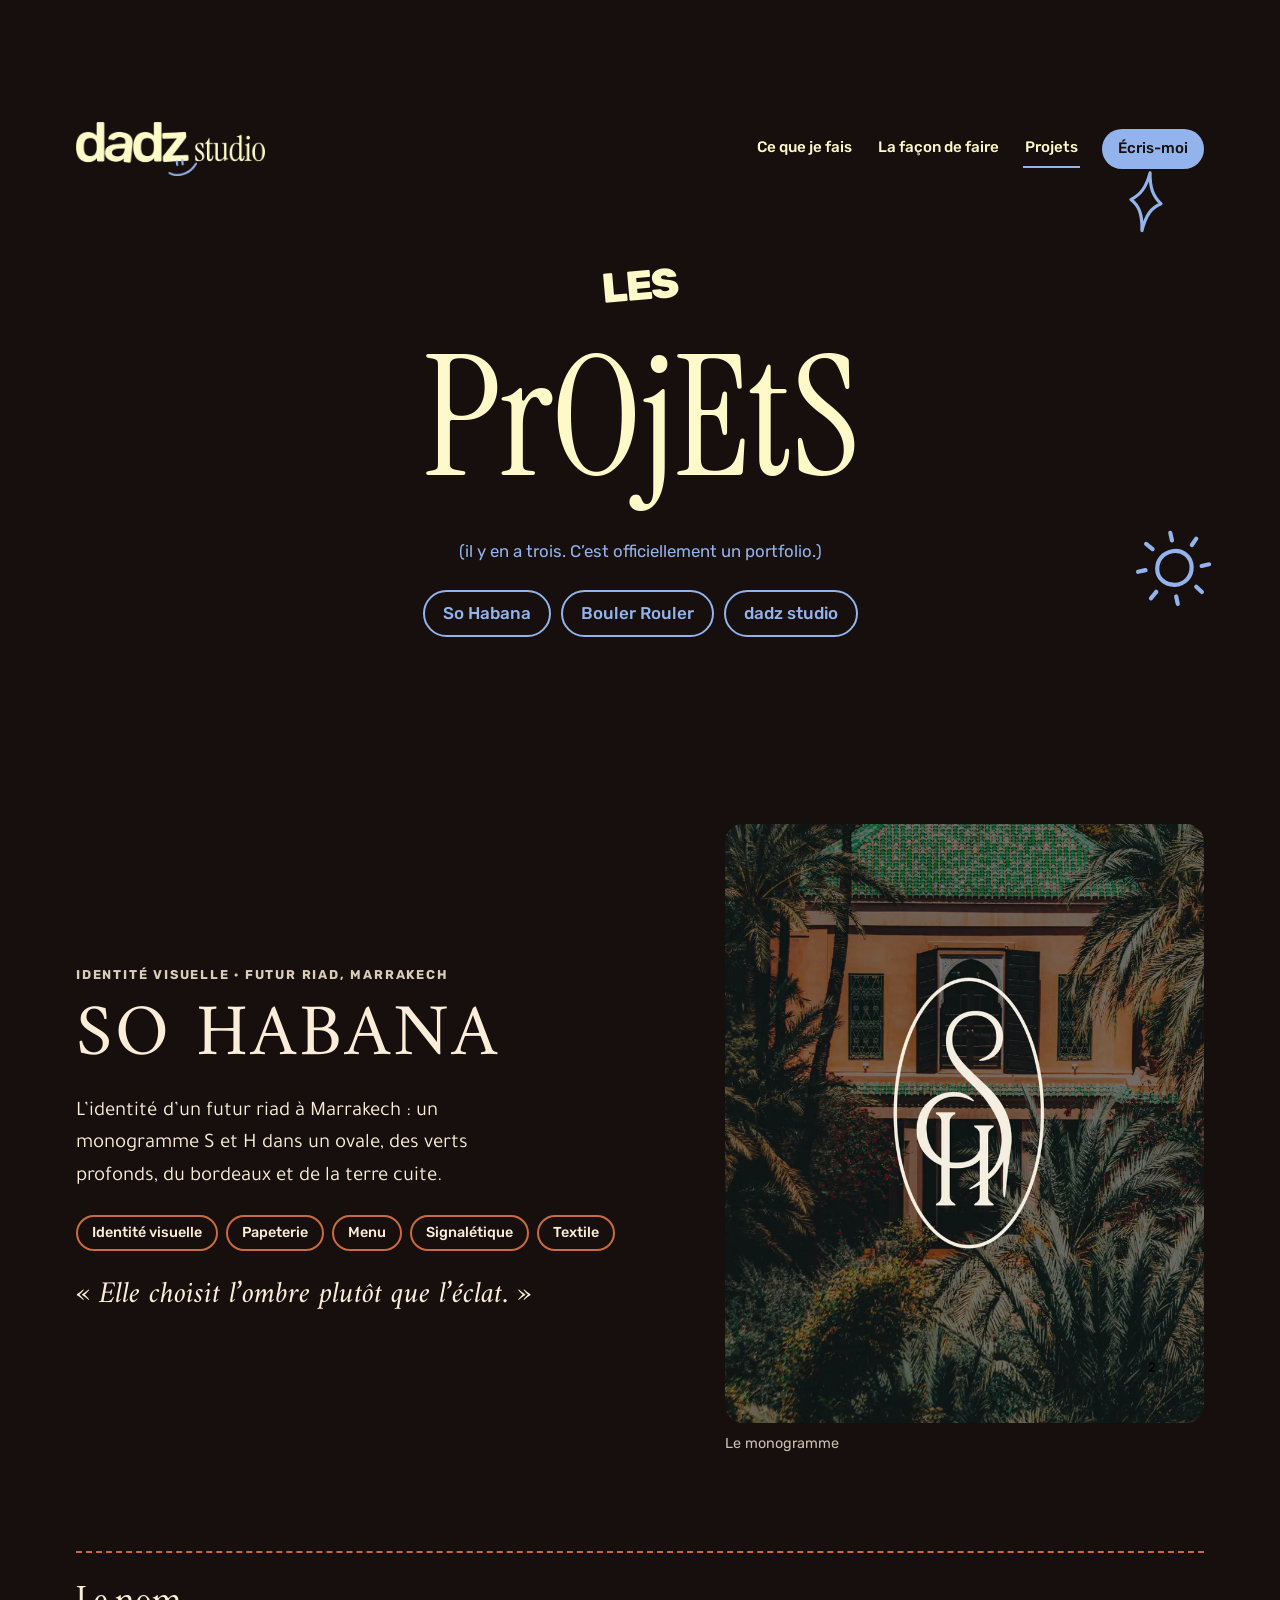
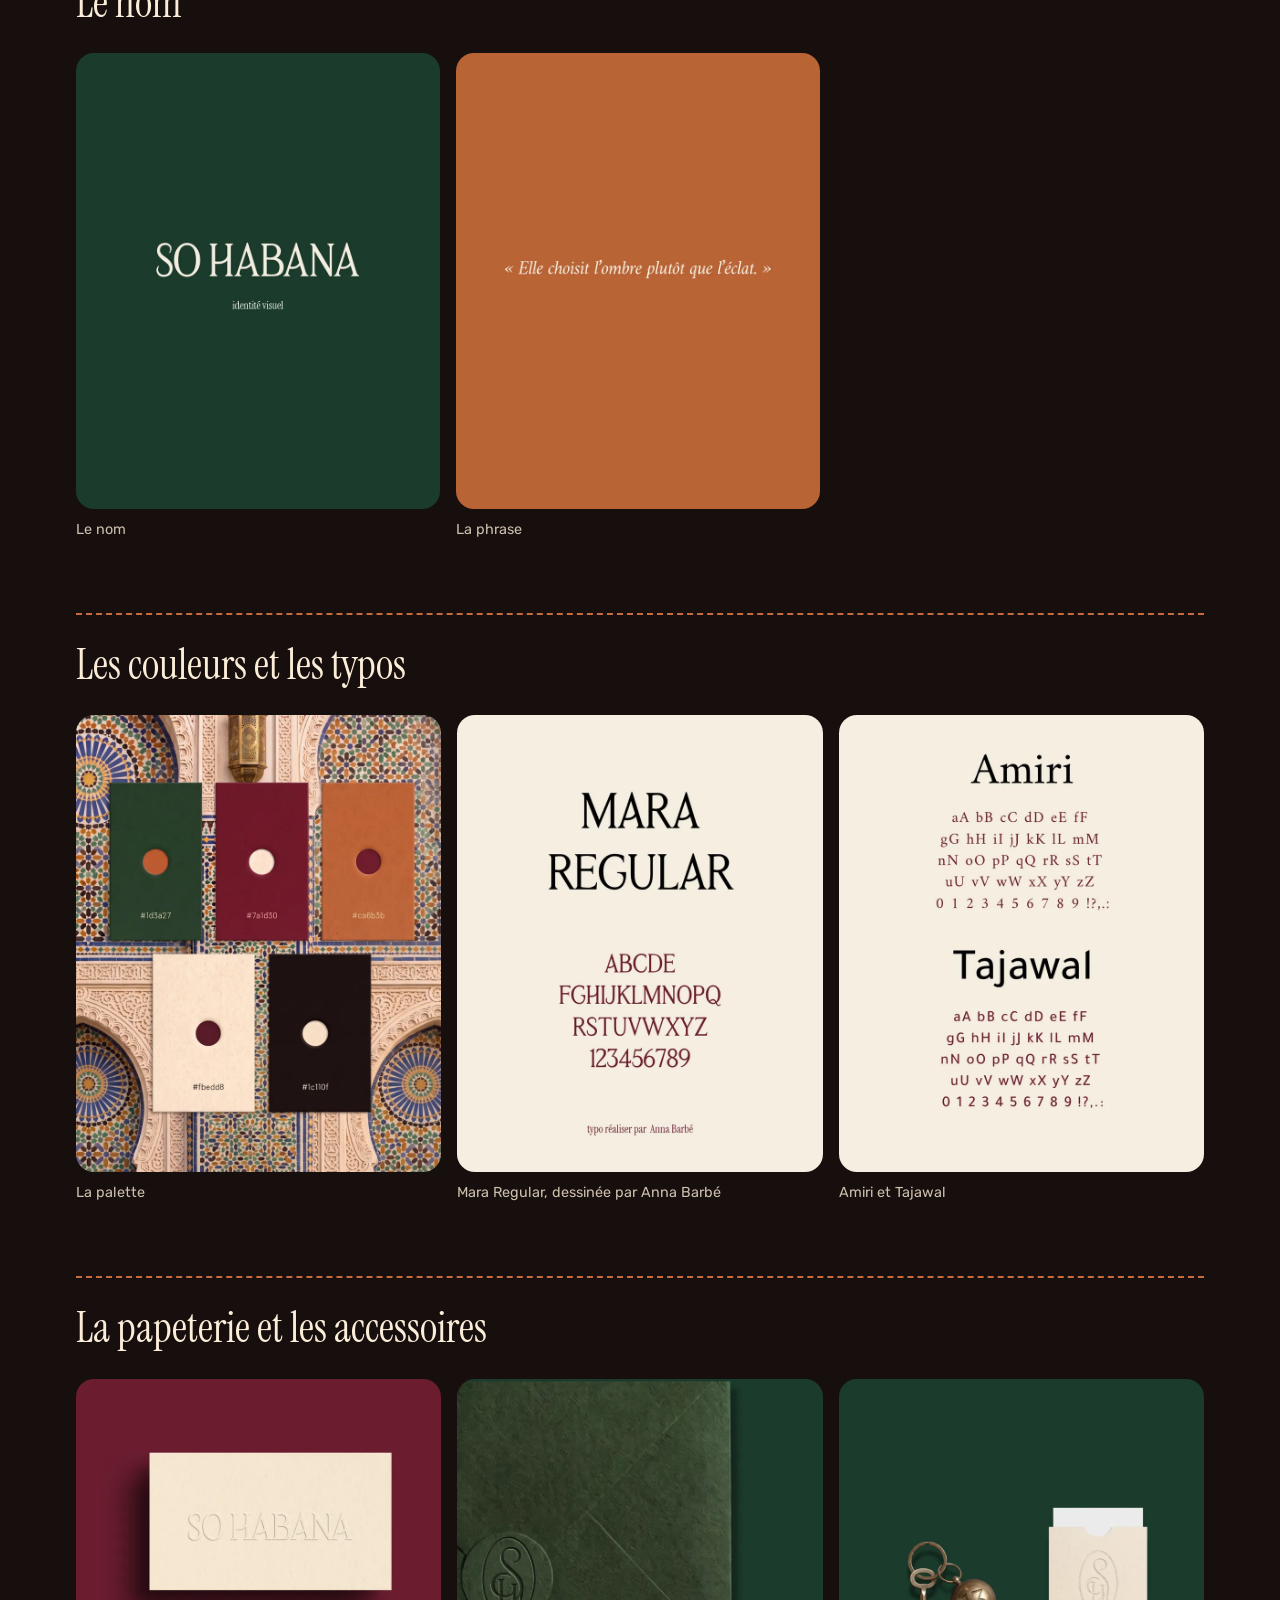
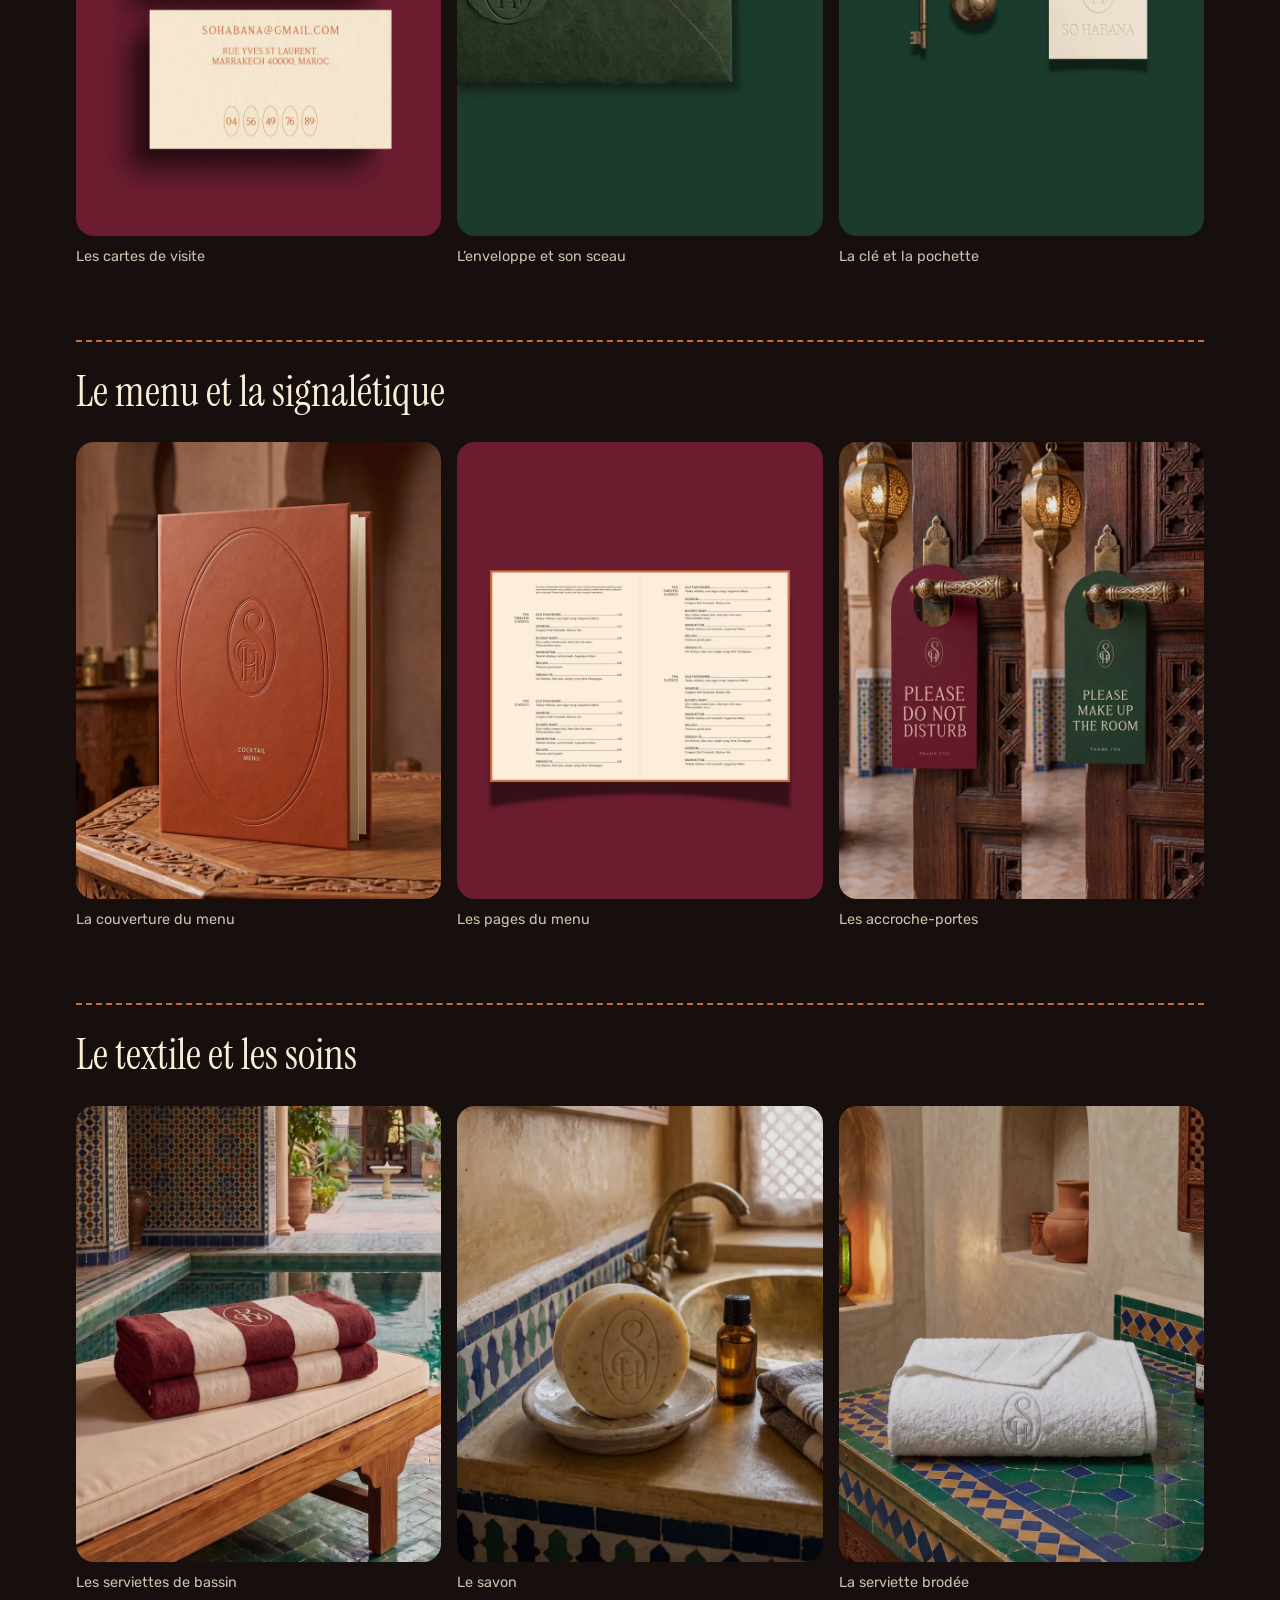
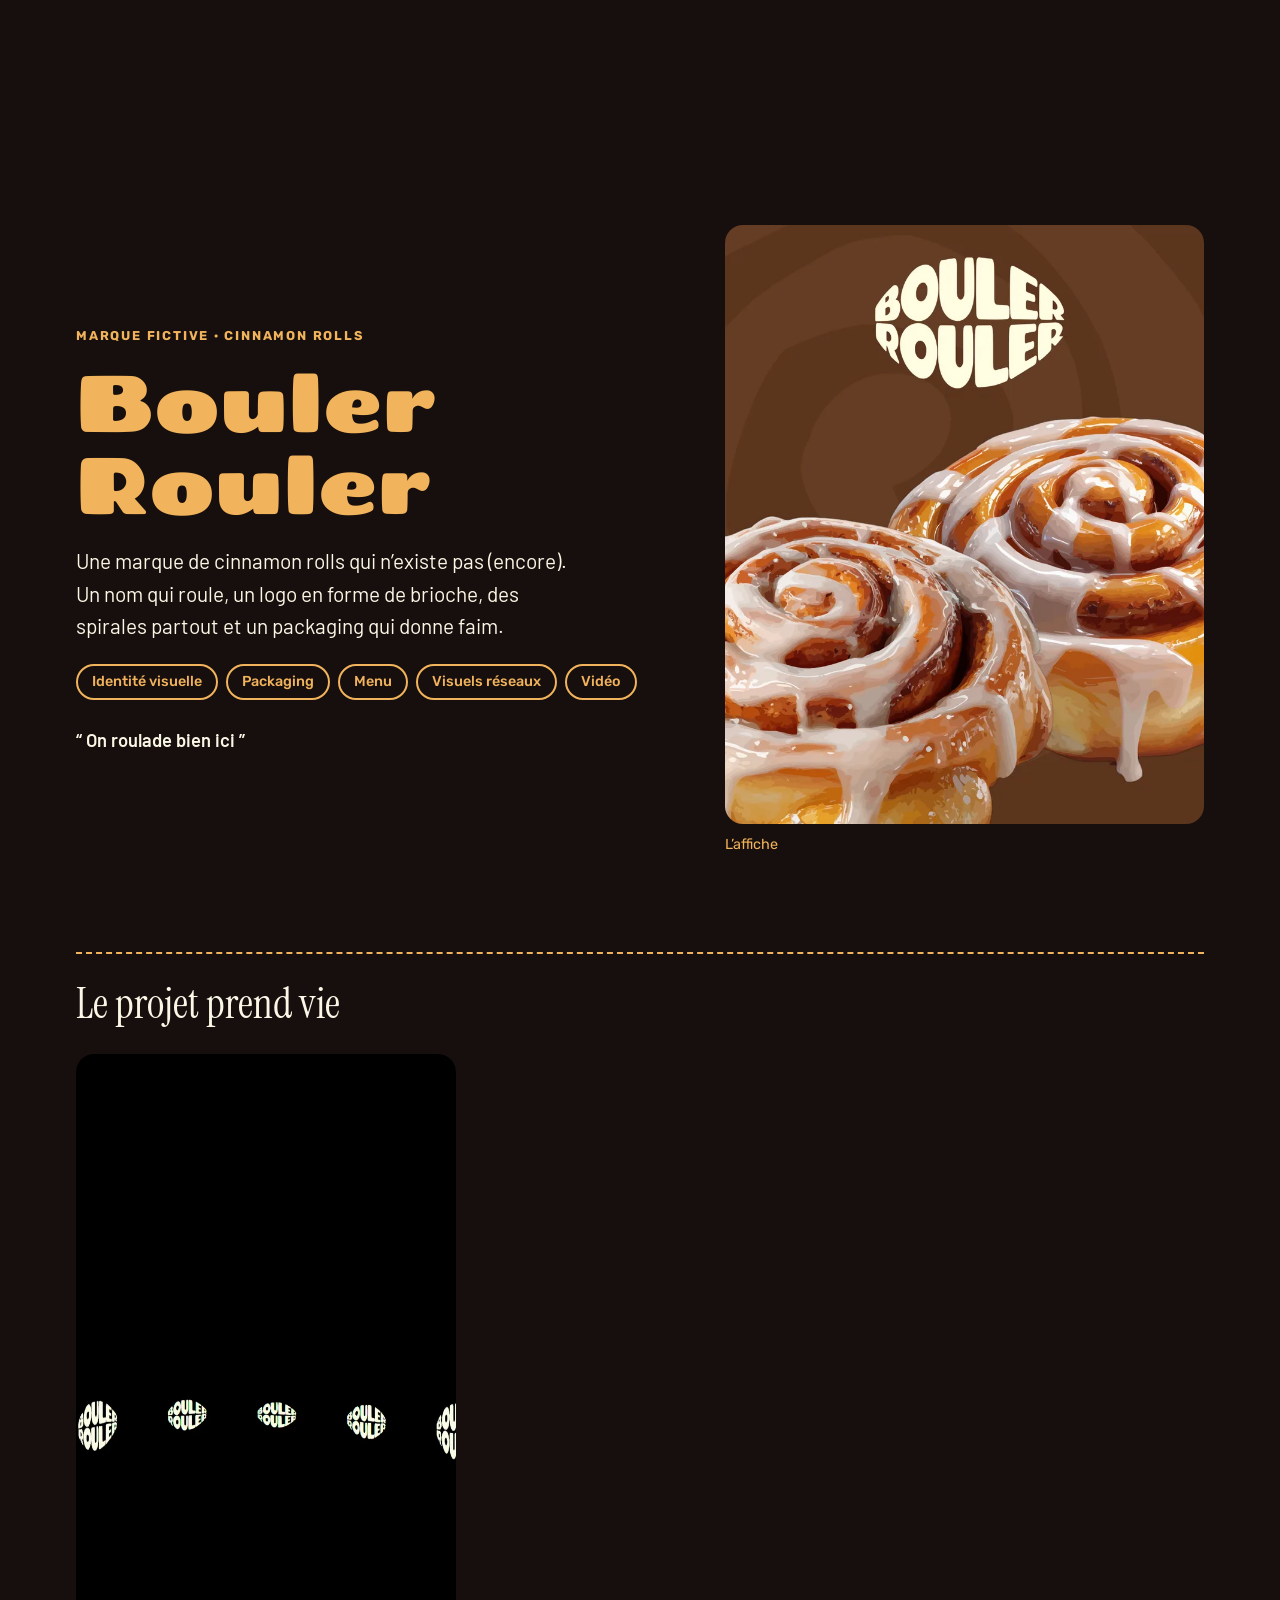
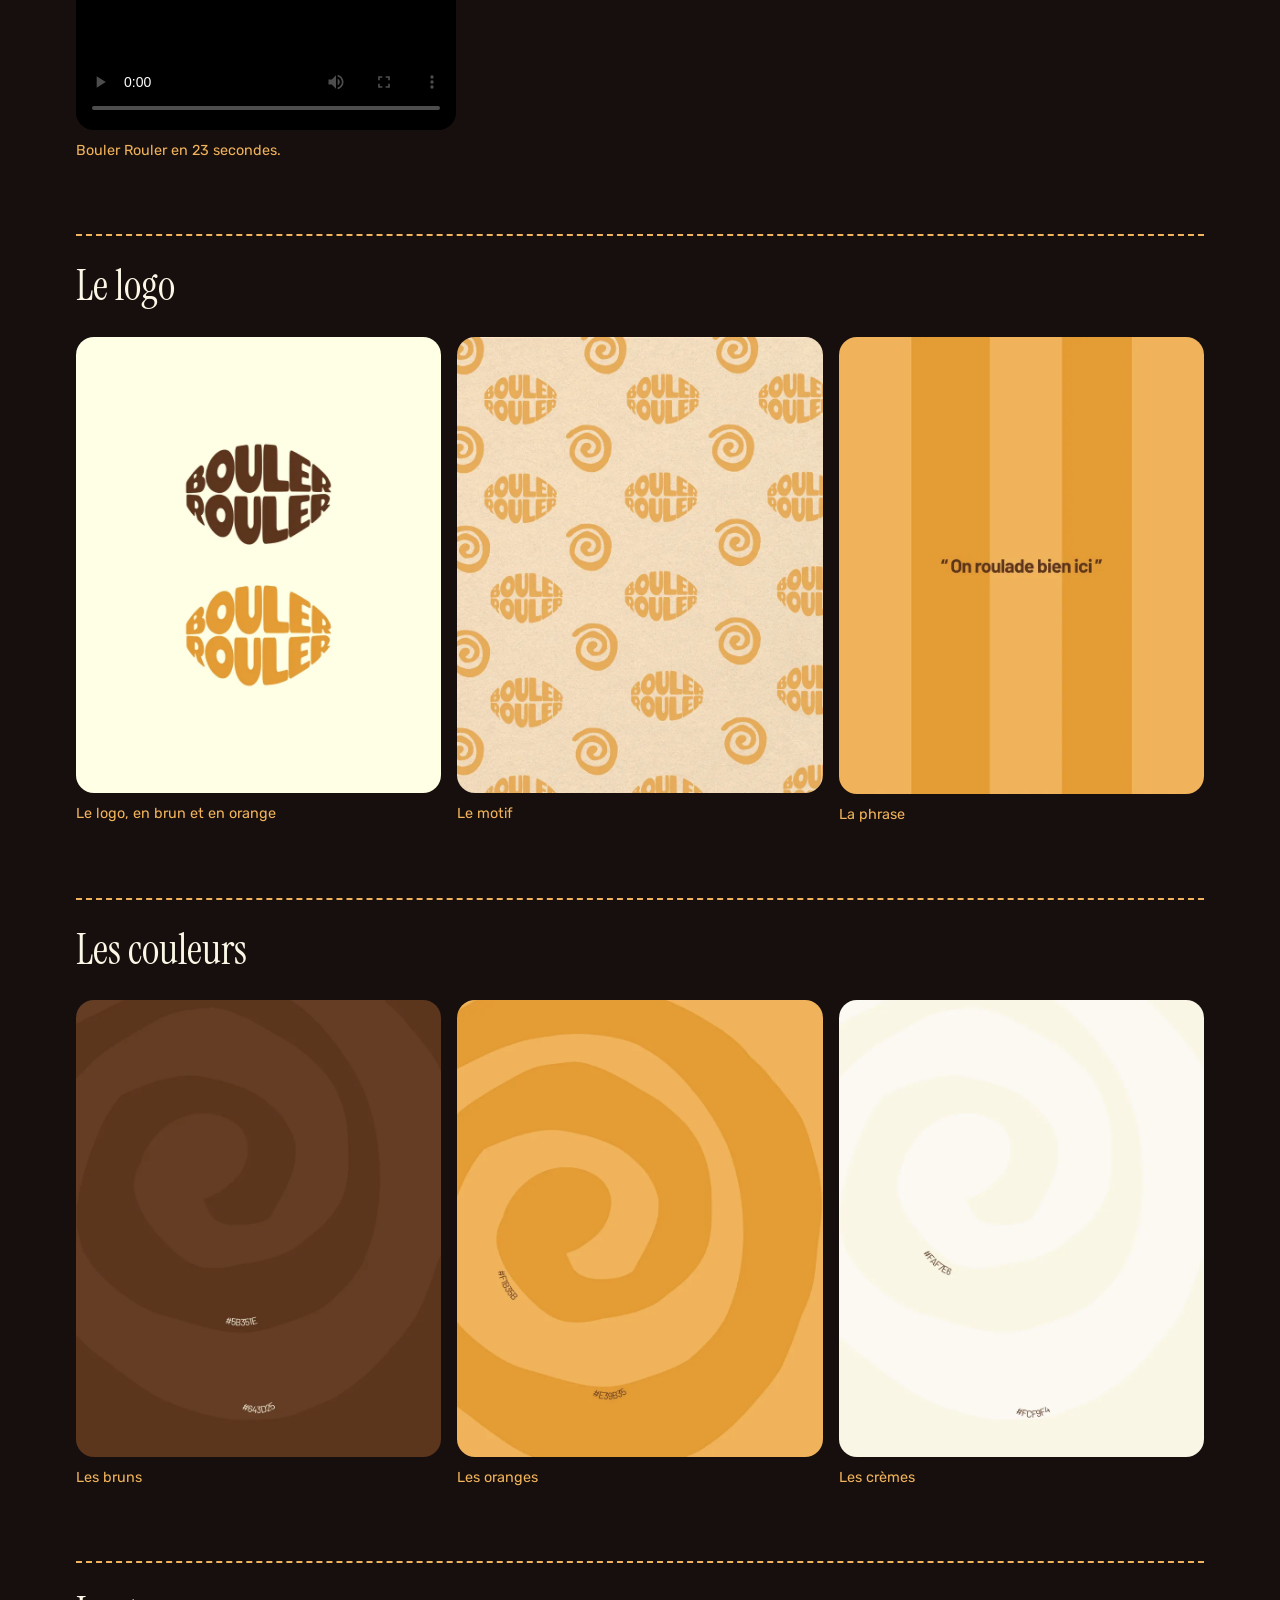
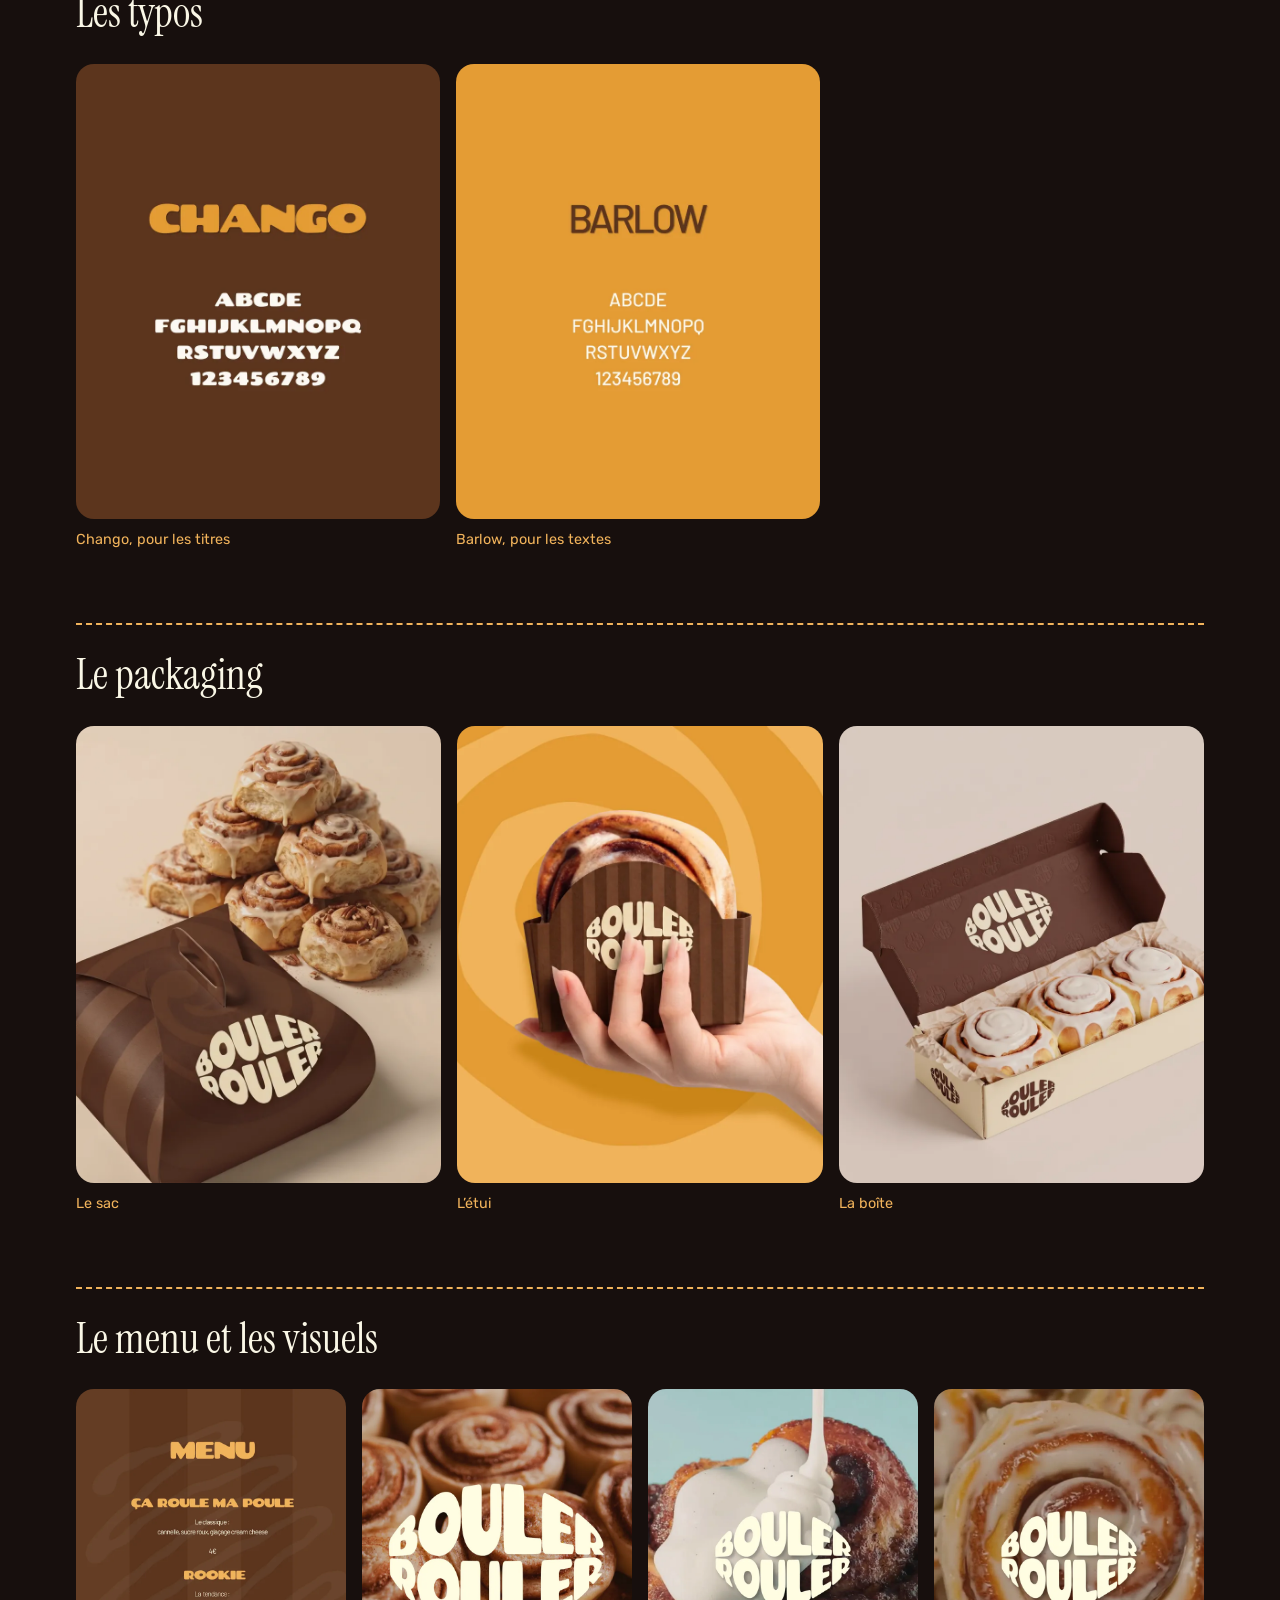
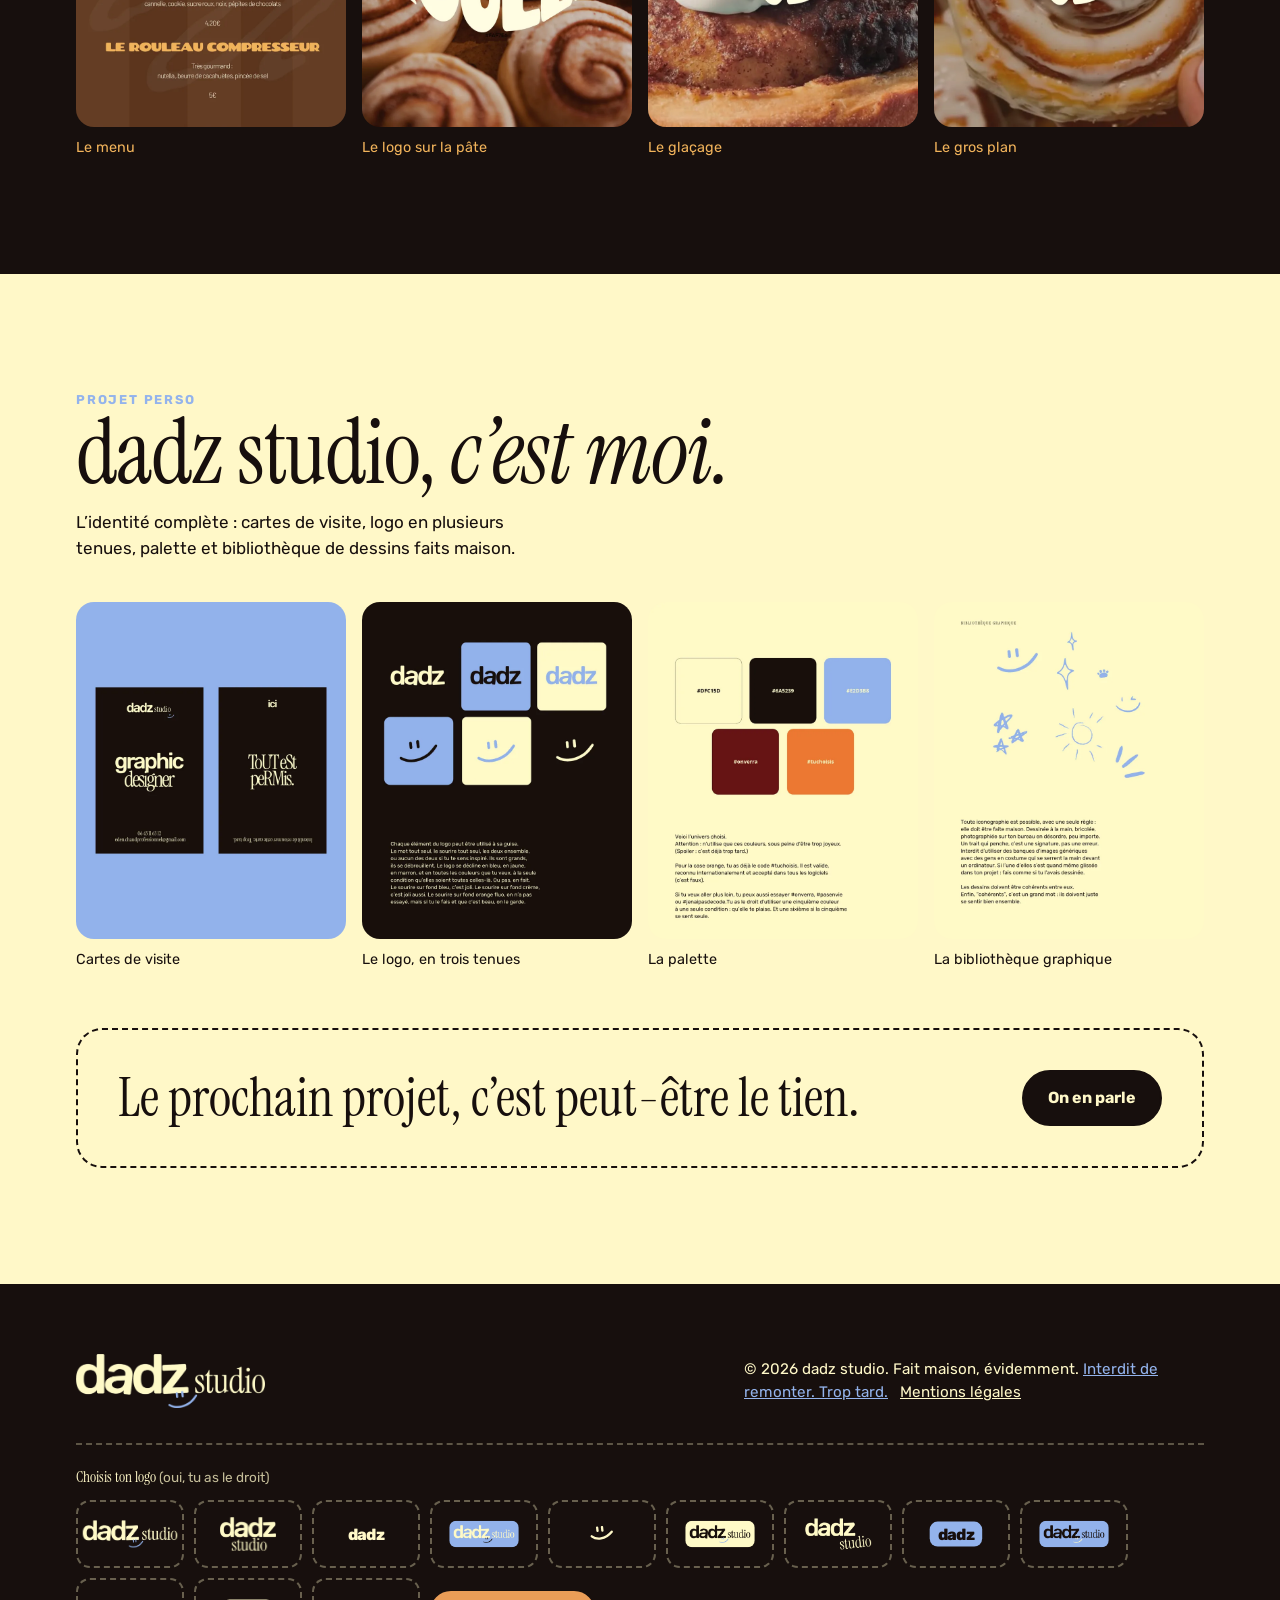
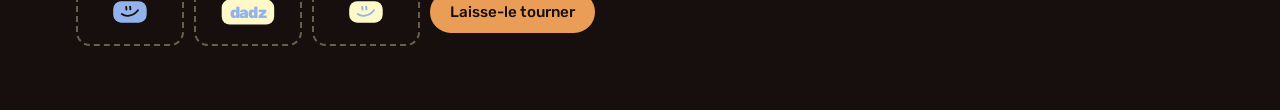
<file: projets.html>
<!doctype html>
<html lang="fr">
<head>
<meta charset="utf-8">
<meta name="viewport" content="width=device-width, initial-scale=1, viewport-fit=cover">
<title>Projets · dadz studio</title>
<link rel="preconnect" href="https://fonts.googleapis.com">
<link rel="preconnect" href="https://fonts.gstatic.com" crossorigin>
<link rel="stylesheet" href="https://fonts.googleapis.com/css2?family=Instrument+Serif:ital@0;1&family=Rubik:wght@400;500;700;800&family=Chango&family=Barlow:wght@400;600&family=Amiri:ital,wght@0,400;0,700;1,400&family=Tajawal:wght@400;500&display=swap">
<link rel="stylesheet" href="style.css">
<style>
  :root { padding-top: env(safe-area-inset-top, 0px); padding-bottom: env(safe-area-inset-bottom, 0px); background: #170f0d; }
  body { margin: 0; }
</style>
</head>
<body>
<!-- Dessins faits maison -->
<svg width="0" height="0" style="position:absolute" aria-hidden="true" focusable="false">
  <defs>
    <symbol id="smile" viewBox="0 0 100 62">
      <path class="doodle" d="M31 6 L32.5 19 M50 4 L51.5 18 M10 40 C 28 54 62 54 88 22"/>
    </symbol>
    <symbol id="wink" viewBox="0 0 100 62">
      <path class="doodle" d="M31 6 L32.5 19 M42 16 C 46 6 54 5 59 14 M10 40 C 28 54 62 54 88 22"/>
    </symbol>
    <symbol id="flat" viewBox="0 0 100 62">
      <path class="doodle" d="M31 6 L32.5 19 M50 4 L51.5 18 M16 44 C 40 40 64 42 86 38"/>
    </symbol>
    <symbol id="sparkle" viewBox="0 0 60 100">
      <path class="doodle" d="M30 4 C 33 28 40 40 54 50 C 40 58 33 70 30 96 C 27 70 20 58 6 50 C 20 40 27 28 30 4 Z"/>
    </symbol>
    <symbol id="stars" viewBox="0 0 120 110">
      <path class="doodle" d="M30 8 L37 26 L56 27 L41 39 L46 58 L30 48 L14 58 L19 39 L4 27 L23 26 Z M82 34 L88 49 L104 50 L92 60 L96 76 L82 67 L68 76 L72 60 L60 50 L76 49 Z M34 66 L40 81 L56 82 L44 92 L48 107 L34 99 L20 107 L24 92 L12 82 L28 81 Z"/>
    </symbol>
    <symbol id="sun" viewBox="0 0 100 100">
      <path class="doodle" d="M50 30 C 62 29 72 38 71 51 C 70 63 60 71 49 70 C 37 69 29 60 30 49 C 31 38 39 31 50 30 Z M50 8 L51 17 M80 18 L74 25 M92 50 L83 51 M80 82 L74 75 M50 93 L49 84 M19 83 L26 76 M7 50 L16 49 M20 18 L27 25"/>
    </symbol>
    <symbol id="paw" viewBox="0 0 100 100">
      <path class="doodle" d="M50 46 C 62 46 74 62 72 74 C 70 84 58 82 50 80 C 42 82 30 84 28 74 C 26 62 38 46 50 46 Z M22 40 C 28 40 30 48 25 53 C 19 56 13 50 16 44 C 17 41 19 40 22 40 Z M40 22 C 47 23 48 33 42 38 C 35 40 31 32 34 26 C 36 23 38 22 40 22 Z M62 22 C 69 21 73 30 68 36 C 61 40 55 32 57 26 C 58 23 60 22 62 22 Z M80 40 C 86 40 89 47 85 52 C 79 56 72 50 75 44 C 76 41 78 40 80 40 Z"/>
    </symbol>
    <symbol id="dashes" viewBox="0 0 100 100">
      <path class="doodle" d="M24 22 L12 52 M58 34 L36 66 M92 54 L58 80"/>
    </symbol>
    <symbol id="frame" viewBox="0 0 100 100">
      <path class="doodle" d="M12 22 L88 20 L90 80 L10 82 Z M30 62 L46 44 L58 58 L66 50 L82 68 M70 34 C 73 33 76 35 76 38"/>
    </symbol>
    <symbol id="film" viewBox="0 0 100 100">
      <path class="doodle" d="M10 24 L90 22 L92 78 L8 80 Z M38 40 L62 51 L38 62 Z M22 24 L22 32 M22 70 L22 78 M78 22 L78 30 M78 70 L78 78"/>
    </symbol>
    <symbol id="speech" viewBox="0 0 100 100">
      <path class="doodle" d="M12 22 L88 20 L90 64 L52 66 L30 84 L32 66 L10 66 Z M28 38 L72 37 M28 50 L58 49"/>
    </symbol>
  </defs>
</svg>

<header class="band dark" id="haut">
  <svg class="scribble b" aria-hidden="true" viewBox="0 0 60 100"><use href="#sparkle"/></svg>
  <svg class="scribble c" aria-hidden="true" viewBox="0 0 100 100"><use href="#sun"/></svg>
  <div class="wrap" style="padding-bottom:clamp(40px,6vw,72px)">
    <div class="top">
      <a class="logo-cycle" href="index.html" aria-label="dadz studio, retour à l’accueil"><span class="lc-stage" aria-hidden="true"><span class="lc-v lc-img lc-i3 on"><img src="img/logo-3.webp" alt="" decoding="async"></span><span class="lc-v lc-img lc-i7"><img src="img/logo-7.webp" alt="" decoding="async"></span><span class="lc-v lc-word"><b class="w">dadz</b></span><span class="lc-v lc-img lc-imgchip"><img src="img/logo-2.webp" alt="" decoding="async"></span><span class="lc-v lc-face"><svg class="sm" viewBox="0 0 100 62" aria-hidden="true"><use href="#smile"/></svg></span><span class="lc-v lc-img lc-imgchip"><img src="img/logo-4.webp" alt="" decoding="async"></span><span class="lc-v lc-img lc-i5"><img src="img/logo-5.webp" alt="" decoding="async"></span><span class="lc-v lc-chip lc-blue"><b class="w">dadz</b></span><span class="lc-v lc-img lc-imgchip"><img src="img/logo-6.webp" alt="" decoding="async"></span><span class="lc-v lc-chip lc-blue lc-facechip"><svg class="sm" viewBox="0 0 100 62" aria-hidden="true"><use href="#smile"/></svg></span><span class="lc-v lc-chip lc-cream-chip lc-bluetext"><b class="w">dadz</b></span><span class="lc-v lc-chip lc-cream-chip lc-bluetext lc-facechip"><svg class="sm" viewBox="0 0 100 62" aria-hidden="true"><use href="#smile"/></svg></span></span></a>
      <nav class="nav" aria-label="Navigation">
        <a href="index.html#services">Ce que je fais</a>
        <a href="facon.html">La façon de faire</a>
        <a href="projets.html" aria-current="page">Projets</a>
        <a class="pill" href="index.html#contact">Écris-moi</a>
      </nav>
    </div>
    <div class="hero small">
      <span class="tilt-label">LES</span>
      <h1><button type="button" class="chaos" data-text="Projets" aria-label="Projets. Clique pour changer les majuscules.">PrOjEtS</button></h1>
      <p class="aside">(il y en a trois. C’est officiellement un portfolio.)</p>
      <p class="jump"><a href="#so-habana">So Habana</a><a href="#bouler-rouler">Bouler Rouler</a><a href="#dadz">dadz studio</a></p>
    </div>
  </div>
</header>

<main>
<section class="band sh" id="so-habana" aria-labelledby="t-sh">
  <div class="wrap">
    <div class="br-intro">
      <div class="br-text">
        <p class="eyebrow">Identité visuelle · Futur riad, Marrakech</p>
        <h2 id="t-sh" class="amiri">So Habana</h2>
        <p class="sh-lead">L’identité d’un futur riad à Marrakech : un monogramme S et H dans un ovale, des verts profonds, du bordeaux et de la terre cuite.</p>
        <ul class="chips"><li>Identité visuelle</li><li>Papeterie</li><li>Menu</li><li>Signalétique</li><li>Textile</li></ul>
        <p class="sh-quote">« Elle choisit l’ombre plutôt que l’éclat. »</p>
      </div>
      <figure class="shot hero-shot"><img src="img/sh-logo.webp" width="800" height="1000" alt="Le monogramme S et H de So Habana, crème dans un ovale, sur la façade d’un riad entourée de palmiers"><figcaption>Le monogramme</figcaption></figure>
    </div>

    <h3 class="sub">Le nom</h3>
    <ul class="shots c2">
      <li><figure class="shot"><img src="img/sh-nom.webp" width="800" height="1000" alt="So Habana en lettres crème sur fond vert foncé, avec la mention identité visuelle" loading="lazy"><figcaption>Le nom</figcaption></figure></li>
      <li><figure class="shot"><img src="img/sh-citation.webp" width="800" height="1000" alt="La phrase « Elle choisit l’ombre plutôt que l’éclat. » en italique crème sur fond terre cuite" loading="lazy"><figcaption>La phrase</figcaption></figure></li>
    </ul>

    <h3 class="sub">Les couleurs et les typos</h3>
    <ul class="shots c3">
      <li><figure class="shot"><img src="img/sh-palette.webp" width="800" height="1000" alt="Cinq cartons de couleur posés sur de la mosaïque marocaine : vert, bordeaux, terre cuite, crème et noir brun, avec leurs codes" loading="lazy"><figcaption>La palette</figcaption></figure></li>
      <li><figure class="shot"><img src="img/sh-mara.webp" width="800" height="1000" alt="Spécimen de la typographie Mara Regular, noire et bordeaux sur fond crème" loading="lazy"><figcaption>Mara Regular, dessinée par Anna Barbé</figcaption></figure></li>
      <li><figure class="shot"><img src="img/sh-amiri.webp" width="800" height="1000" alt="Spécimens des typographies Amiri et Tajawal en bordeaux sur fond crème" loading="lazy"><figcaption>Amiri et Tajawal</figcaption></figure></li>
    </ul>

    <h3 class="sub">La papeterie et les accessoires</h3>
    <ul class="shots c3">
      <li><figure class="shot"><img src="img/sh-cartes.webp" width="800" height="1000" alt="Deux cartes de visite crème sur fond bordeaux, avec le nom gaufré au recto et les coordonnées en terre cuite au verso" loading="lazy"><figcaption>Les cartes de visite</figcaption></figure></li>
      <li><figure class="shot"><img src="img/sh-enveloppe.webp" width="800" height="1000" alt="Enveloppe vert foncé fermée par un sceau gaufré portant le monogramme" loading="lazy"><figcaption>L’enveloppe et son sceau</figcaption></figure></li>
      <li><figure class="shot"><img src="img/sh-cle.webp" width="800" height="1000" alt="Une clé ancienne avec un porte-clé en laiton numéroté 13, à côté d’une pochette crème au monogramme gaufré" loading="lazy"><figcaption>La clé et la pochette</figcaption></figure></li>
    </ul>

    <h3 class="sub">Le menu et la signalétique</h3>
    <ul class="shots c3">
      <li><figure class="shot"><img src="img/sh-menu-couverture.webp" width="800" height="1000" alt="Menu cocktails à couverture en cuir terre cuite, monogramme et ovales en relief, posé sur une table sculptée" loading="lazy"><figcaption>La couverture du menu</figcaption></figure></li>
      <li><figure class="shot"><img src="img/sh-menu-pages.webp" width="800" height="1000" alt="Double page du menu cocktails sur fond crème avec un liseré terre cuite" loading="lazy"><figcaption>Les pages du menu</figcaption></figure></li>
      <li><figure class="shot"><img src="img/sh-porte.webp" width="800" height="1000" alt="Deux accroche-portes, bordeaux « Please do not disturb » et vert « Please make up the room », sur une porte en bois sculpté" loading="lazy"><figcaption>Les accroche-portes</figcaption></figure></li>
    </ul>

    <h3 class="sub">Le textile et les soins</h3>
    <ul class="shots c3">
      <li><figure class="shot"><img src="img/sh-serviettes.webp" width="800" height="1000" alt="Deux serviettes rayées bordeaux et crème au monogramme, sur un transat au bord d’un bassin carrelé" loading="lazy"><figcaption>Les serviettes de bassin</figcaption></figure></li>
      <li><figure class="shot"><img src="img/sh-savon.webp" width="800" height="1000" alt="Un savon rond au monogramme sur une coupelle, à côté d’un flacon ambré, dans une salle de bain en tadelakt" loading="lazy"><figcaption>Le savon</figcaption></figure></li>
      <li><figure class="shot"><img src="img/sh-serviette-blanche.webp" width="800" height="1000" alt="Serviette blanche brodée du monogramme sur un plan de zelliges verts, bleus et ocre" loading="lazy"><figcaption>La serviette brodée</figcaption></figure></li>
    </ul>
  </div>
</section>

<section class="band br" id="bouler-rouler" aria-labelledby="t-br">
  <div class="wrap">
    <div class="br-intro">
      <div class="br-text">
        <p class="eyebrow">Marque fictive · cinnamon rolls</p>
        <h2 id="t-br" class="chango">Bouler Rouler</h2>
        <p class="br-lead">Une marque de cinnamon rolls qui n’existe pas (encore). Un nom qui roule, un logo en forme de brioche, des spirales partout et un packaging qui donne faim.</p>
        <ul class="chips"><li>Identité visuelle</li><li>Packaging</li><li>Menu</li><li>Visuels réseaux</li><li>Vidéo</li></ul>
        <p class="br-quote">“ On roulade bien ici ”</p>
      </div>
      <figure class="shot hero-shot"><img src="img/br-hero.webp" width="800" height="1000" alt="Affiche Bouler Rouler : le logo ovale crème sur fond brun, avec deux cinnamon rolls glacés"><figcaption>L’affiche</figcaption></figure>
    </div>

    <h3 class="sub">Le projet prend vie</h3>
    <figure class="reel">
      <video controls playsinline preload="metadata" poster="video/poster.webp" width="720" height="1280">
        <source src="video/bouler-rouler-reel.mp4" type="video/mp4">
        Ton navigateur ne sait pas lire la vidéo.
      </video>
      <figcaption>Bouler Rouler en 23 secondes.</figcaption>
    </figure>

    <h3 class="sub">Le logo</h3>
    <ul class="shots c3">
      <li><figure class="shot"><img src="img/br-logos.webp" width="800" height="1000" alt="Le logo Bouler Rouler en deux lignes, dans un ovale, en brun puis en orange sur fond crème" loading="lazy"><figcaption>Le logo, en brun et en orange</figcaption></figure></li>
      <li><figure class="shot"><img src="img/br-motif.webp" width="800" height="1000" alt="Motif répété du logo Bouler Rouler et de spirales orange sur fond beige" loading="lazy"><figcaption>Le motif</figcaption></figure></li>
      <li><figure class="shot"><img src="img/br-quote.webp" width="800" height="1000" alt="Bandes verticales orange avec la phrase « On roulade bien ici »" loading="lazy"><figcaption>La phrase</figcaption></figure></li>
    </ul>

    <h3 class="sub">Les couleurs</h3>
    <ul class="shots c3">
      <li><figure class="shot"><img src="img/br-brun.webp" width="800" height="1000" alt="Spirale en deux bruns, avec leurs codes couleur" loading="lazy"><figcaption>Les bruns</figcaption></figure></li>
      <li><figure class="shot"><img src="img/br-orange.webp" width="800" height="1000" alt="Spirale en deux oranges, avec leurs codes couleur" loading="lazy"><figcaption>Les oranges</figcaption></figure></li>
      <li><figure class="shot"><img src="img/br-creme.webp" width="800" height="1000" alt="Spirale en deux crèmes, avec leurs codes couleur" loading="lazy"><figcaption>Les crèmes</figcaption></figure></li>
    </ul>

    <h3 class="sub">Les typos</h3>
    <ul class="shots c2">
      <li><figure class="shot"><img src="img/br-chango.webp" width="800" height="1000" alt="Spécimen de la typographie Chango, crème et orange sur fond brun" loading="lazy"><figcaption>Chango, pour les titres</figcaption></figure></li>
      <li><figure class="shot"><img src="img/br-barlow.webp" width="800" height="1000" alt="Spécimen de la typographie Barlow, brun et crème sur fond orange" loading="lazy"><figcaption>Barlow, pour les textes</figcaption></figure></li>
    </ul>

    <h3 class="sub">Le packaging</h3>
    <ul class="shots c3">
      <li><figure class="shot"><img src="img/br-sac.webp" width="800" height="1000" alt="Pile de cinnamon rolls glacés derrière un sac brun portant le logo Bouler Rouler" loading="lazy"><figcaption>Le sac</figcaption></figure></li>
      <li><figure class="shot"><img src="img/br-main.webp" width="800" height="1000" alt="Une main tient un cinnamon roll dans un étui rayé brun portant le logo" loading="lazy"><figcaption>L’étui</figcaption></figure></li>
      <li><figure class="shot"><img src="img/br-boite.webp" width="800" height="1000" alt="Boîte ouverte avec trois cinnamon rolls glacés, couvercle brun gaufré du logo" loading="lazy"><figcaption>La boîte</figcaption></figure></li>
    </ul>

    <h3 class="sub">Le menu et les visuels</h3>
    <ul class="shots ">
      <li><figure class="shot"><img src="img/br-menu.webp" width="800" height="1000" alt="Menu Bouler Rouler : Ça roule ma poule, Rookie, Le rouleau compresseur" loading="lazy"><figcaption>Le menu</figcaption></figure></li>
      <li><figure class="shot"><img src="img/br-pate.webp" width="800" height="1000" alt="Gros plan de cinnamon rolls crus avec le logo crème au centre" loading="lazy"><figcaption>Le logo sur la pâte</figcaption></figure></li>
      <li><figure class="shot"><img src="img/br-glacage.webp" width="800" height="1000" alt="Du glaçage blanc coule sur un cinnamon roll, le logo au centre" loading="lazy"><figcaption>Le glaçage</figcaption></figure></li>
      <li><figure class="shot"><img src="img/br-gros-plan.webp" width="800" height="1000" alt="Gros plan d’un cinnamon roll glacé, le logo au centre" loading="lazy"><figcaption>Le gros plan</figcaption></figure></li>
    </ul>
  </div>
</section>

<section class="band cream" id="dadz" aria-labelledby="t-premier">
  <div class="wrap">
    <div class="project-head">
      <div>
        <p class="eyebrow">Projet perso</p>
        <h2 id="t-premier" style="margin:0">dadz studio, <em>c’est moi.</em></h2>
      </div>
      <p style="color:var(--brown)">L’identité complète : cartes de visite, logo en plusieurs tenues, palette et bibliothèque de dessins faits maison.</p>
    </div>
    <ul class="shots">
      <li><figure class="shot"><img src="img/cartes.webp" width="800" height="1000" alt="Recto et verso de la carte de visite dadz studio sur fond bleu : « graphic designer » d’un côté, « Tout est permis » de l’autre" loading="lazy"><figcaption>Cartes de visite</figcaption></figure></li>
      <li><figure class="shot"><img src="img/logo.webp" width="800" height="1000" alt="Le logo dadz studio avec son petit sourire bleu, sur fond brun, crème et bleu" loading="lazy"><figcaption>Le logo, en trois tenues</figcaption></figure></li>
      <li><figure class="shot"><img src="img/palette.webp" width="800" height="1000" alt="La palette de couleurs : crème, brun très foncé, bleu pâle, bordeaux et orange" loading="lazy"><figcaption>La palette</figcaption></figure></li>
      <li><figure class="shot"><img src="img/icones.webp" width="800" height="1000" alt="Bibliothèque graphique de dessins bleus faits à la main : sourires, étoiles, soleil, patte" loading="lazy"><figcaption>La bibliothèque graphique</figcaption></figure></li>
    </ul>
    <div class="next">
      <p>Le prochain projet, c’est peut-être le tien.</p>
      <a class="btn dark" href="index.html#contact">On en parle</a>
    </div>
  </div>
</section>
</main>

<footer class="band dark">
  <div class="wrap foot">
    <a class="logo-cycle" href="index.html" aria-label="dadz studio, retour à l’accueil"><span class="lc-stage" aria-hidden="true"><span class="lc-v lc-img lc-i3 on"><img src="img/logo-3.webp" alt="" decoding="async"></span><span class="lc-v lc-img lc-i7"><img src="img/logo-7.webp" alt="" decoding="async"></span><span class="lc-v lc-word"><b class="w">dadz</b></span><span class="lc-v lc-img lc-imgchip"><img src="img/logo-2.webp" alt="" decoding="async"></span><span class="lc-v lc-face"><svg class="sm" viewBox="0 0 100 62" aria-hidden="true"><use href="#smile"/></svg></span><span class="lc-v lc-img lc-imgchip"><img src="img/logo-4.webp" alt="" decoding="async"></span><span class="lc-v lc-img lc-i5"><img src="img/logo-5.webp" alt="" decoding="async"></span><span class="lc-v lc-chip lc-blue"><b class="w">dadz</b></span><span class="lc-v lc-img lc-imgchip"><img src="img/logo-6.webp" alt="" decoding="async"></span><span class="lc-v lc-chip lc-blue lc-facechip"><svg class="sm" viewBox="0 0 100 62" aria-hidden="true"><use href="#smile"/></svg></span><span class="lc-v lc-chip lc-cream-chip lc-bluetext"><b class="w">dadz</b></span><span class="lc-v lc-chip lc-cream-chip lc-bluetext lc-facechip"><svg class="sm" viewBox="0 0 100 62" aria-hidden="true"><use href="#smile"/></svg></span></span></a>
    <p>© 2026 dadz studio. Fait maison, évidemment. <a class="up" href="#haut">Interdit de remonter. Trop tard.</a> <a class="legal-link" href="mentions-legales.html">Mentions légales</a></p>
    <div class="lc-picker" id="lc-picker" hidden>
      <p class="lc-pick-title">Choisis ton logo <span>(oui, tu as le droit)</span></p>
      <div class="lc-pick-row" id="lc-pick-row"></div>
    </div>
  </div>
</footer>
<script src="site.js" defer></script>
</body>
</html>
</file>
<file: style.css>
/* Concept : des bandes de couleur empilées comme des affiches. Le titre change de casse au clic, le sourire dépasse du logo. */
  :root {
    --brown: #170f0d;
    --cream: #fff8c8;
    --blue: #93b3ec;
    --wine: #66131a;
    --orange: #ea9d57;

    --serif: "Instrument Serif", "Times New Roman", serif;
    --sans: "Rubik", system-ui, -apple-system, "Segoe UI", sans-serif;

    --gutter: clamp(16px, 5vw, 56px);
    color-scheme: dark;
  }

  *, *::before, *::after { box-sizing: border-box; }
  html { scroll-behavior: smooth; }
  body {
    margin: 0;
    background: var(--brown);
    color: var(--cream);
    font-family: var(--sans);
    font-size: 1.0625rem;
    line-height: 1.55;
    overflow-x: clip;
  }
  img { display: block; max-width: 100%; height: auto; }
  a { color: inherit; }
  :focus-visible { outline: 3px solid var(--orange); outline-offset: 3px; border-radius: 4px; }

  .band { position: relative; overflow: clip; }
  .wrap {
    width: 100%;
    max-width: 1240px;
    margin-inline: auto;
    padding-left: max(var(--gutter), env(safe-area-inset-left, 0px));
    padding-right: max(var(--gutter), env(safe-area-inset-right, 0px));
    padding-block: clamp(56px, 9vw, 120px);
    position: relative;
  }

  .dark   { background: var(--brown);  color: var(--cream); }
  .cream  { background: var(--cream);  color: var(--brown); }
  .blue   { background: var(--blue);   color: var(--brown); }
  .orange { background: var(--orange); color: var(--brown); }
  .wine   { background: var(--wine);   color: var(--cream); }

  /* ---------- logo ---------- */
  .logo { display: inline-flex; align-items: baseline; gap: .28em; position: relative; text-decoration: none; line-height: 1; padding-bottom: .5em; }
  .logo .w { font-family: var(--sans); font-weight: 800; letter-spacing: -.045em; font-size: 1.9rem; }
  .logo .s { font-family: var(--serif); font-size: 1.55rem; letter-spacing: -.01em; }
  .logo .smile { position: absolute; right: -.3em; bottom: -.15em; width: 1.5rem; height: auto; color: var(--blue); transition: transform .3s ease; transform-origin: 40% 60%; }
  .logo:hover .smile { transform: rotate(-12deg) scale(1.15); }
  .cream .logo .smile, .orange .logo .smile { color: var(--blue); }
  .logo.big .w { font-size: clamp(3.4rem, 11vw, 7rem); }
  .logo.big .s { font-size: clamp(2.6rem, 8.5vw, 5.4rem); }
  .logo.big .smile { width: clamp(2.2rem, 6vw, 3.8rem); }

  .doodle { fill: none; stroke: currentColor; stroke-linecap: round; stroke-linejoin: round; }
  use { stroke-width: 5; }
  .logo use { stroke-width: 9; }

  /* ---------- hero ---------- */
  .top { display: flex; flex-wrap: wrap; align-items: center; justify-content: space-between; gap: 16px 32px; }
  .nav { display: flex; flex-wrap: wrap; gap: 6px 22px; align-items: center; font-weight: 500; font-size: .95rem; }
  .nav a { text-decoration: none; padding: 6px 2px; border-bottom: 2px solid transparent; }
  .nav a:hover { border-bottom-color: var(--blue); }
  .nav .pill { background: var(--blue); color: var(--brown); padding: 8px 16px; border-radius: 999px; border: 0; }
  .nav .pill:hover { background: var(--cream); }

  .hero { padding-top: clamp(48px, 9vw, 110px); text-align: center; position: relative; z-index: 1; }
  .tilt-label {
    display: inline-block; font-family: var(--sans); font-weight: 800; letter-spacing: -.04em;
    font-size: clamp(1.6rem, 4vw, 2.6rem); transform: rotate(-5deg); margin-bottom: clamp(8px, 2vw, 20px);
  }
  h1 { margin: 0; font-weight: 400; }
  .chaos {
    all: unset; cursor: pointer; display: block; margin-inline: auto;
    font-family: var(--serif); font-size: clamp(3.2rem, 13.5vw, 10.5rem); line-height: .95; letter-spacing: -.01em;
    text-wrap: balance; color: var(--cream);
  }
  .chaos:focus-visible { outline: 3px solid var(--orange); outline-offset: 8px; border-radius: 6px; }
  .aside { color: var(--blue); max-width: 34ch; margin: clamp(20px, 4vw, 40px) auto 0; font-size: 1.05rem; }
  .psst { font-size: .85rem; opacity: .75; margin: 10px 0 0; }
  .hero .logo-smile { display: block; width: 96px; height: auto; color: var(--blue); margin: clamp(20px, 4vw, 36px) auto 0; }
  .lead { max-width: 52ch; margin: clamp(28px, 5vw, 48px) auto 0; font-size: clamp(1.1rem, 2.2vw, 1.3rem); }
  .cta-row { display: flex; flex-wrap: wrap; gap: 12px; justify-content: center; margin-top: 28px; }
  .btn {
    display: inline-flex; align-items: center; gap: .5em; font-family: var(--sans); font-weight: 700; font-size: 1rem;
    padding: 14px 24px; border-radius: 999px; text-decoration: none; border: 2px solid currentColor; cursor: pointer;
    background: transparent; color: inherit; transition: transform .2s ease, background .2s ease, color .2s ease;
  }
  .btn:hover { transform: translateY(-2px) rotate(-1.5deg); }
  .btn.solid { background: var(--cream); color: var(--brown); border-color: var(--cream); }
  .btn.solid:hover { background: var(--blue); border-color: var(--blue); }
  .btn.dark { background: var(--brown); color: var(--cream); border-color: var(--brown); }

  .scribble { position: absolute; color: var(--blue); pointer-events: none; z-index: 0; }
  .scribble.a { width: 52px; left: 6%; top: 34%; transform: rotate(-10deg); }
  .scribble.b { width: 38px; right: 9%; top: 24%; transform: rotate(8deg); }
  .scribble.c { width: 84px; right: 5%; bottom: 14%; transform: rotate(-6deg); }
  .scribble.d { width: 64px; left: 4%; bottom: 10%; transform: rotate(12deg); }
  @media (max-width: 720px) { .scribble.c, .scribble.d { display: none; } .scribble.a { left: 2%; top: 44%; width: 36px; } .scribble.b { right: 3%; top: 26%; width: 28px; } }

  /* ---------- titres de section ---------- */
  .eyebrow { font-family: var(--sans); font-weight: 700; font-size: .8rem; letter-spacing: .14em; text-transform: uppercase; margin: 0 0 14px; }
  h2 { font-family: var(--serif); font-weight: 400; font-size: clamp(2.6rem, 8vw, 5.6rem); line-height: .98; margin: 0 0 clamp(28px, 5vw, 56px); text-wrap: balance; letter-spacing: -.01em; }
  h2 em { font-style: italic; }

  /* ---------- services ---------- */
  .services { list-style: none; margin: 0; padding: 0; border-top: 2px dashed currentColor; }
  .service {
    display: grid; grid-template-columns: 56px minmax(0, 1.1fr) minmax(0, 1fr); gap: 8px 28px; align-items: center;
    padding: clamp(18px, 3vw, 30px) 0; border-bottom: 2px dashed currentColor;
  }
  .service svg { width: 44px; height: 44px; color: var(--orange); transition: transform .3s ease; }
  .service:hover svg { transform: rotate(-14deg) scale(1.12); }
  .service h3 { margin: 0; font-family: var(--serif); font-weight: 400; font-size: clamp(1.9rem, 4.6vw, 3.2rem); line-height: 1; text-wrap: balance; }
  .service p { margin: 0; font-size: 1rem; max-width: 46ch; }
  @media (max-width: 760px) {
    .service { grid-template-columns: 44px minmax(0, 1fr); }
    .service p { grid-column: 1 / -1; }
    .service svg { width: 36px; height: 36px; }
  }

  /* ---------- façon de faire ---------- */
  .about { display: grid; grid-template-columns: minmax(0, 1fr) minmax(0, 1.15fr); gap: clamp(32px, 6vw, 80px); align-items: start; }
  .about .intro { font-size: clamp(1.15rem, 2.3vw, 1.4rem); max-width: 40ch; }
  .about .intro p { margin: 0 0 1em; }
  .rules { list-style: none; margin: 0; padding: 0; display: grid; gap: 22px; }
  .rule { background: var(--cream); border-radius: 22px; padding: 22px 24px; transform: rotate(var(--r, 0deg)); transition: transform .25s ease; }
  .rule:hover { transform: rotate(0deg) scale(1.015); }
  .rule .k { font-family: var(--sans); font-weight: 800; letter-spacing: -.03em; font-size: 1.05rem; display: block; margin-bottom: 4px; }
  .rule .v { font-family: var(--serif); font-size: clamp(1.4rem, 3vw, 1.9rem); line-height: 1.12; margin: 0; }
  @media (max-width: 860px) { .about { grid-template-columns: minmax(0, 1fr); } }

  /* ---------- projets ---------- */
  .project-head { display: flex; flex-wrap: wrap; justify-content: space-between; align-items: end; gap: 12px 32px; margin-bottom: clamp(24px, 4vw, 40px); }
  .project-head p { margin: 0; max-width: 44ch; color: var(--blue); }
  .shots { display: grid; grid-template-columns: repeat(4, minmax(0, 1fr)); gap: 16px; margin: 0; padding: 0; list-style: none; }
  .shot { margin: 0; }
  .shot img { width: 100%; aspect-ratio: 4 / 5; object-fit: cover; border-radius: 18px; background: #261a17; transition: transform .3s ease; }
  .shot:hover img { transform: translateY(-4px) rotate(-.8deg); }
  .shot figcaption { margin-top: 10px; font-size: .9rem; color: var(--blue); }
  @media (max-width: 860px) { .shots { grid-template-columns: repeat(2, minmax(0, 1fr)); } }
  .next {
    display: flex; flex-wrap: wrap; justify-content: space-between; align-items: center; gap: 16px 32px;
    margin-top: clamp(28px, 5vw, 56px); padding: clamp(22px, 4vw, 40px); border: 2px dashed var(--blue); border-radius: 26px;
  }
  .next p { margin: 0; font-family: var(--serif); font-size: clamp(1.8rem, 5vw, 3.4rem); line-height: 1; text-wrap: balance; flex: 1 1 18ch; min-width: 0; }

  /* ---------- contact ---------- */
  .contact-grid { display: grid; gap: 16px; max-width: 760px; }
  .line {
    display: flex; flex-wrap: wrap; align-items: center; justify-content: space-between; gap: 10px 20px;
    background: var(--brown); color: var(--cream); border-radius: 22px; padding: 18px 22px;
  }
  .line .lab { font-weight: 700; font-size: .78rem; letter-spacing: .14em; text-transform: uppercase; color: var(--blue); width: 100%; }
  .line .val { font-family: var(--serif); font-size: clamp(1.45rem, 4.4vw, 2.3rem); line-height: 1.1; overflow-wrap: anywhere; min-width: 0; flex: 1 1 14ch; text-decoration: none; }
  a.val:hover { text-decoration: underline; text-decoration-color: var(--orange); text-underline-offset: 6px; text-decoration-thickness: 3px; }
  .copy { font-family: var(--sans); font-weight: 500; font-size: .9rem; background: var(--blue); color: var(--brown); border: 0; border-radius: 999px; padding: 9px 16px; cursor: pointer; }
  .copy:hover { background: var(--cream); }
  .status { min-height: 1.5em; margin: 14px 0 0; font-weight: 500; }
  .small-note { margin: 18px 0 0; max-width: 52ch; }

  /* ---------- pied ---------- */
  .foot { display: flex; flex-wrap: wrap; align-items: center; justify-content: space-between; gap: 20px 32px; padding-block: clamp(36px, 6vw, 64px); }
  .foot p { margin: 0; font-size: .95rem; max-width: 46ch; }
  .foot .logo .smile { color: var(--blue); }
  .foot .wrap { padding-block: clamp(36px, 6vw, 64px); }

  @media (prefers-reduced-motion: reduce) {
    html { scroll-behavior: auto; }
    * { transition: none !important; }
  }

/* ---------- blagues ---------- */
.mood { all: unset; display: block; width: 96px; margin: clamp(20px, 4vw, 36px) auto 0; color: var(--blue); cursor: pointer; transition: transform .25s ease; }
.mood svg { display: block; width: 100%; height: auto; }
.mood:hover { transform: rotate(-8deg) scale(1.08); }
.mood:focus-visible { outline: 3px solid var(--orange); outline-offset: 8px; border-radius: 8px; }
.mood-cap { margin: 12px auto 0; min-height: 1.6em; max-width: 36ch; font-size: .95rem; color: var(--blue); }

.rule4 { margin-top: 28px; }
.rule4 button { font: inherit; font-weight: 700; background: transparent; color: inherit; border: 2px solid currentColor; border-radius: 999px; padding: 9px 18px; cursor: pointer; }
.rule4 button:hover { background: var(--brown); color: var(--cream); border-color: var(--brown); }
.rule4 p { margin: 14px 0 0; font-family: var(--serif); font-size: clamp(1.5rem, 3.5vw, 2rem); line-height: 1.1; }

.picker { display: flex; flex-wrap: wrap; align-items: center; gap: 12px 16px; margin-top: 32px; max-width: 760px; }
.picker label { font-weight: 700; }
.picker input[type="color"] { width: 56px; height: 44px; padding: 2px; border: 2px solid var(--brown); border-radius: 12px; background: transparent; cursor: pointer; }
.picker .note { flex-basis: 100%; margin: 0; font-size: .95rem; max-width: 60ch; }

.service p a { font-weight: 700; }
.up { color: var(--blue); }
.up:hover { color: var(--cream); }

/* page projets */
.cream .shot figcaption { color: var(--brown); }
.cream .next { border-color: var(--brown); }
.hero.small { padding-top: clamp(36px, 6vw, 72px); }
.nav a[aria-current="page"] { border-bottom-color: var(--blue); }

/* ---------- projet Bouler Rouler ---------- */
.br { background: var(--brown); color: #faf7e6; }
.br .eyebrow { color: #f1b35b; }
.br .shot figcaption { color: #f1b35b; }
.br .shot img { background: #261a17; }
.br-intro { display: grid; grid-template-columns: minmax(0, 1.1fr) minmax(0, .9fr); gap: clamp(28px, 5vw, 72px); align-items: center; margin-bottom: clamp(48px, 8vw, 96px); }
h2.chango { font-family: "Chango", var(--serif); font-weight: 400; font-size: clamp(2.5rem, 7.5vw, 5rem); line-height: 1.02; letter-spacing: 0; color: #f1b35b; margin: 0 0 22px; text-wrap: balance; }
.br-lead { font-family: "Barlow", var(--sans); font-size: clamp(1.1rem, 2.2vw, 1.3rem); max-width: 42ch; margin: 0 0 22px; }
.chips { list-style: none; margin: 0 0 26px; padding: 0; display: flex; flex-wrap: wrap; gap: 8px; }
.chips li { border: 2px solid #f1b35b; color: #f1b35b; border-radius: 999px; padding: 5px 14px; font-size: .9rem; font-weight: 500; }
.br-quote { font-family: "Barlow", var(--sans); font-weight: 600; font-size: 1.15rem; margin: 0; color: #faf7e6; }
h3.sub { font-family: var(--serif); font-weight: 400; font-size: clamp(1.8rem, 4vw, 2.6rem); margin: clamp(40px, 6vw, 72px) 0 18px; padding-top: 18px; border-top: 2px dashed #f1b35b; }
.shots.c3 { grid-template-columns: repeat(3, minmax(0, 1fr)); }
.shots.c2 { grid-template-columns: repeat(2, minmax(0, 1fr)); max-width: 66%; }
.hero-shot img { aspect-ratio: 4 / 5; }
.jump { display: flex; flex-wrap: wrap; justify-content: center; gap: 10px; margin: 26px 0 0; }
.jump a { border: 2px solid var(--blue); color: var(--blue); padding: 8px 18px; border-radius: 999px; text-decoration: none; font-weight: 500; }
.jump a:hover { background: var(--blue); color: var(--brown); }
@media (max-width: 860px) {
  .br-intro { grid-template-columns: minmax(0, 1fr); }
  .shots.c3 { grid-template-columns: repeat(2, minmax(0, 1fr)); }
  .shots.c2 { max-width: 100%; }
}

.reel { margin: 0; max-width: 380px; }
.reel video { display: block; width: 100%; height: auto; aspect-ratio: 9 / 16; border-radius: 18px; background: #261a17; }
.reel figcaption { margin-top: 10px; font-size: .9rem; color: #f1b35b; }

/* ---------- projet So Habana ---------- */
.sh { background: var(--brown); color: #fbedd8; }
.sh .eyebrow { color: #fbedd8; opacity: .85; }
.sh .shot figcaption { color: #fbedd8; opacity: .8; }
.sh .shot img { background: #261a17; }
.sh h3.sub { border-top-color: #ca6b3b; }
.sh .chips li { border-color: #ca6b3b; color: #fbedd8; }
h2.amiri { font-family: "Amiri", var(--serif); font-weight: 400; text-transform: uppercase; letter-spacing: .04em; font-size: clamp(2.4rem, 7vw, 4.6rem); line-height: 1.02; margin: 0 0 22px; color: #fbedd8; text-wrap: balance; }
.sh-lead { font-family: "Tajawal", var(--sans); font-size: clamp(1.1rem, 2.2vw, 1.3rem); max-width: 42ch; margin: 0 0 22px; }
.sh-quote { font-family: "Amiri", var(--serif); font-style: italic; font-size: clamp(1.4rem, 3vw, 1.9rem); line-height: 1.2; margin: 0; }

/* ---------- logo qui change de déclinaison ---------- */
.logo-cycle { display: inline-block; text-decoration: none; color: var(--cream); }
.lc-stage { display: grid; align-items: center; justify-items: start; min-height: 4.2rem; min-width: min(240px, 60vw); }
.lc-v { grid-area: 1 / 1; display: inline-flex; align-items: center; position: relative; line-height: 1; opacity: 0; transform: translateY(8px) scale(.96); transition: opacity .45s ease, transform .45s ease; pointer-events: none; }
.lc-v.on { opacity: 1; transform: none; }
.lc-v .w { font-family: var(--sans); font-weight: 800; letter-spacing: -.045em; font-size: 2rem; font-style: normal; }
.lc-v .s { font-family: var(--serif); font-style: normal; font-weight: 400; font-size: 1.6rem; }
.lc-v .sm { display: block; height: auto; color: var(--blue); }
.lc-v use { stroke-width: 9; }

.lc-inline { align-items: baseline; gap: .3em; padding-bottom: .9rem; }
.lc-inline .sm { position: absolute; right: -.2rem; bottom: 0; width: 1.5rem; }

.lc-stack { flex-direction: column; align-items: flex-start; }
.lc-stack .w { font-size: 2.2rem; }
.lc-stack .s { font-size: 1.75rem; margin: -.18em 0 0 1.5rem; }

.lc-face .sm { width: 3.2rem; color: var(--cream); }

.lc-chip { padding: .55rem 1rem; border-radius: 16px; }
.lc-blue { background: var(--blue); color: var(--brown); }
.lc-blue .w, .lc-blue .sm { color: var(--brown); }
.lc-cream-chip { background: var(--cream); }
.lc-bluetext .w, .lc-bluetext .sm { color: var(--blue); }
.lc-facechip { padding: .55rem .8rem; }
.lc-facechip .sm { width: 2.6rem; }

.cream .logo-cycle, .blue .logo-cycle, .orange .logo-cycle { color: var(--brown); }

.blue .next { border-color: var(--brown); }

@media (prefers-reduced-motion: reduce) {
  .lc-v { transform: none; }
}

/* ---------- choisis ton logo ---------- */
.lc-picker { flex-basis: 100%; margin-top: 8px; padding-top: 24px; border-top: 2px dashed rgba(255, 248, 200, .3); }
.lc-pick-title { margin: 0 0 14px !important; font-family: var(--serif); font-size: clamp(1.5rem, 4vw, 2rem); line-height: 1.1; max-width: none !important; }
.lc-pick-title span { font-family: var(--sans); font-size: .85rem; opacity: .75; }
.lc-pick-row { display: flex; flex-wrap: wrap; gap: 10px; align-items: center; }
.lc-pick { position: relative; width: 108px; height: 68px; padding: 0; background: transparent; border: 2px dashed rgba(255, 248, 200, .35); border-radius: 14px; cursor: pointer; color: var(--cream); overflow: hidden; }
.lc-pick:hover { border-color: var(--blue); }
.lc-pick[aria-pressed="true"] { border: 2px solid var(--orange); background: rgba(255, 248, 200, .06); }
.lc-pick .lc-v { position: absolute; left: 50%; top: 50%; grid-area: auto; opacity: 1; transform: translate(-50%, -50%) scale(.5); transition: none; }
.lc-auto { font-family: var(--sans); font-weight: 500; font-size: .95rem; color: var(--cream); background: transparent; border: 2px solid currentColor; border-radius: 999px; padding: 10px 18px; cursor: pointer; }
.lc-auto:hover { color: var(--blue); }
.lc-auto[aria-pressed="true"] { background: var(--orange); border-color: var(--orange); color: var(--brown); }

/* Vrais logos (fichiers de la charte) */
.lc-img img{display:block;height:3.4rem;width:auto}
.lc-img.lc-i7 img{height:4.2rem}
.lc-img.lc-i5 img{height:3.9rem}
.lc-img.lc-imgchip img{height:3.3rem;border-radius:14px}
.lc-pick .lc-img img{max-width:none;width:auto;flex:none}
.lc-pick .lc-v{width:max-content}

/* Mentions légales */
.legal .wrap{max-width:760px}
.legal h3{font-family:var(--serif);font-weight:400;font-size:1.7rem;margin:2rem 0 .4rem}
.legal p,.legal li{line-height:1.6}
.legal ul{padding-left:1.2rem}
.legal .upd{opacity:.7;font-size:.9rem}
.legal a{color:inherit;text-decoration:underline}
.legal a.btn{text-decoration:none}
mark.todo{background:var(--orange);color:var(--brown);padding:.05em .35em;border-radius:6px;font-style:normal}
.legal-link{margin-left:.5rem;white-space:nowrap}

/* Étoile plus basse quand le titre est petit (façon de faire, projets) */
@media (max-width: 720px) { header:has(.hero.small) .scribble.b { top: 50%; } }
</file>
